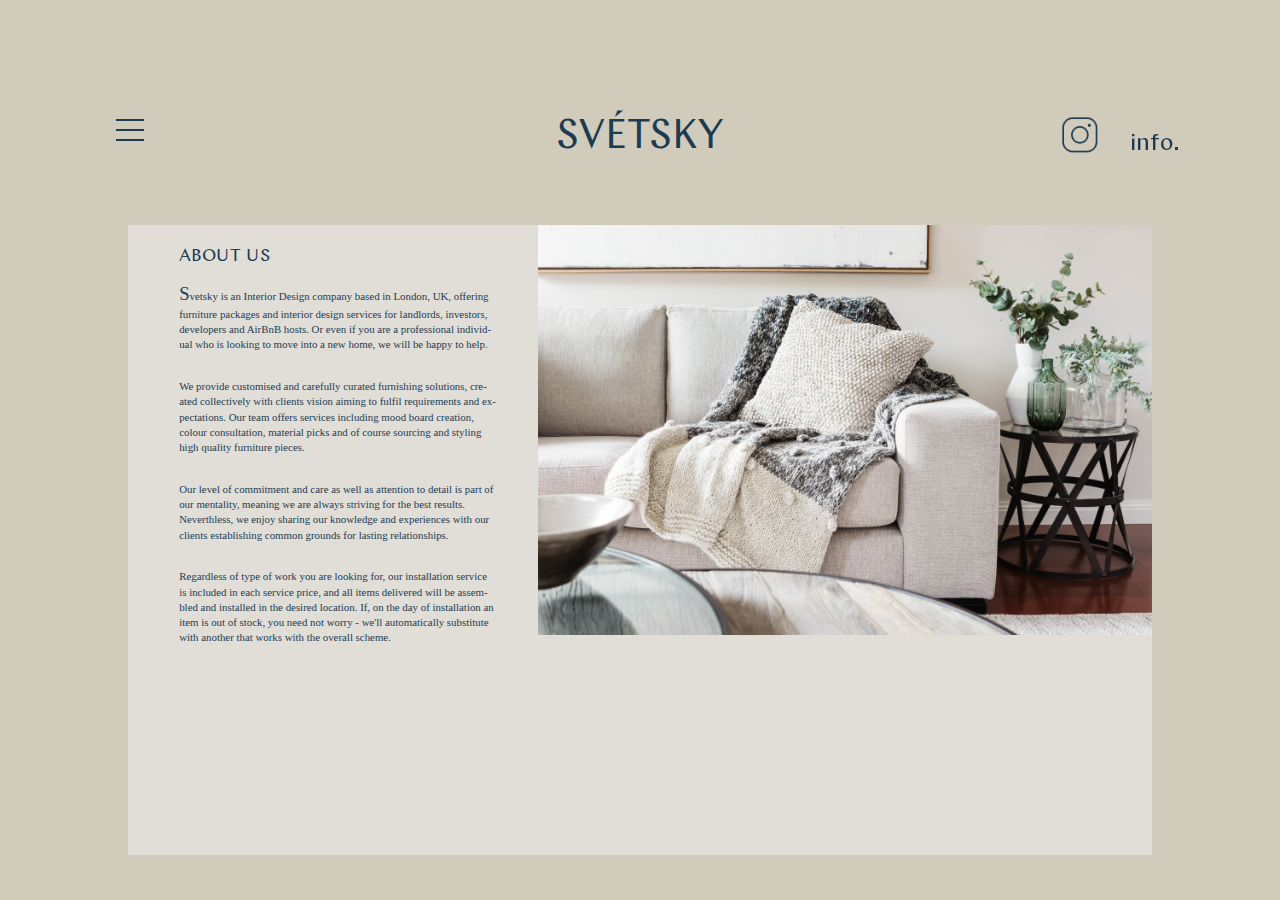
<file: about.html>
<!DOCTYPE html>
<html lang="en">
  <head>
    <!-- Global site tag (gtag.js) - Google Analytics -->
    <script
      async
      src="https://www.googletagmanager.com/gtag/js?id=UA-70615428-3"
    ></script>
    <script>
      window.dataLayer = window.dataLayer || [];
      function gtag() {
        dataLayer.push(arguments);
      }
      gtag('js', new Date());

      gtag('config', 'UA-70615428-3');
    </script>
    <meta charset="UTF-8" />
    <meta name="viewport" content="width=device-width,initial-scale=1.0" />
    <title>SVÉTSKY</title>
    <link href="css/nav.css" type="text/css" rel="stylesheet" />
    <link href="css/about.css" type="text/css" rel="stylesheet" />
    <link href="css/burger.css" type="text/css" rel="stylesheet" />
    <script src="https://ajax.googleapis.com/ajax/libs/jquery/3.3.1/jquery.min.js"></script>
    <script src="js/fitext.js"></script>
    <script src="js/fit-about.js"></script>
  </head>
  <body>
    <div class="container">
      <div class="nav-container">
        <div class="hamburger-container">
          <input class="hamburger-checkbox" type="checkbox" />
          <div class="hamburger"><div></div></div>
          <div class="menu">
            <ul>
              <li class="main-li"><a href="about.html">about us</a></li>
              <li class="main-li">
                <a href="interior.html">interior design</a>
              </li>
              <li class="first-sub-li">
                <a href="furniture.html">furniture packages</a>
              </li>
              <li class="inner-li"><a href="how.html">how it works</a></li>
              <li class="second-sub-li">
                <a href="additional.html">additional services</a>
              </li>
              <li class="inner-li">
                <a href="additional.html">window dressing</a>
              </li>
              <li class="inner-li">
                <a href="additional.html">styling and decoration</a>
              </li>
              <li class="inner-li"><a href="additional.html">upholstery</a></li>
              <li class="main-postsub-li">
                <a href="construction.html">construction & maintenance</a>
              </li>
              <li class="main-li">
                <a href="furniture.html">terms & conditions</a>
              </li>
              <li class="main-li"><a href="contact.html">get in touch</a></li>
            </ul>
          </div>
        </div>
        <a
          class="insta-link"
          href="https://www.instagram.com/capital_estate_london/"
          >Instagram Logo</a
        >
        <a class="info-link" href="contact.html">info.</a>
        <div class="title"><h1>SVÉTSKY</h1></div>
      </div>
      <div class="about-container">
        <div class="l-container">
          <div class="text">
            <h1>ABOUT US</h1>
            <p>
              <span id="span">S</span>vetsky is an Interior Design company based
              in London, UK, offering furniture packages and interior design
              services for landlords, investors, developers and AirBnB hosts. Or
              even if you are a professional individual who is looking to move
              into a new home, we will be happy to help.
            </p>
            <p>
              We provide customised and carefully curated furnishing solutions,
              created collectively with clients vision aiming to fulfil
              requirements and expectations. Our team offers services including
              mood board creation, colour consultation, material picks and of
              course sourcing and styling high quality furniture pieces.
            </p>
            <p>
              Our level of commitment and care as well as attention to detail is
              part of our mentality, meaning we are always striving for the best
              results. Neverthless, we enjoy sharing our knowledge and
              experiences with our clients establishing common grounds for
              lasting relationships.
            </p>
            <p>
              Regardless of type of work you are looking for, our installation
              service is included in each service price, and all items delivered
              will be assembled and installed in the desired location. If, on
              the day of installation an item is out of stock, you need not
              worry - we'll automatically substitute with another that works
              with the overall scheme.
            </p>
          </div>
        </div>
        <div class="r-container"><div class="about-image"></div></div>
      </div>
    </div>
  </body>
</html>
</file>
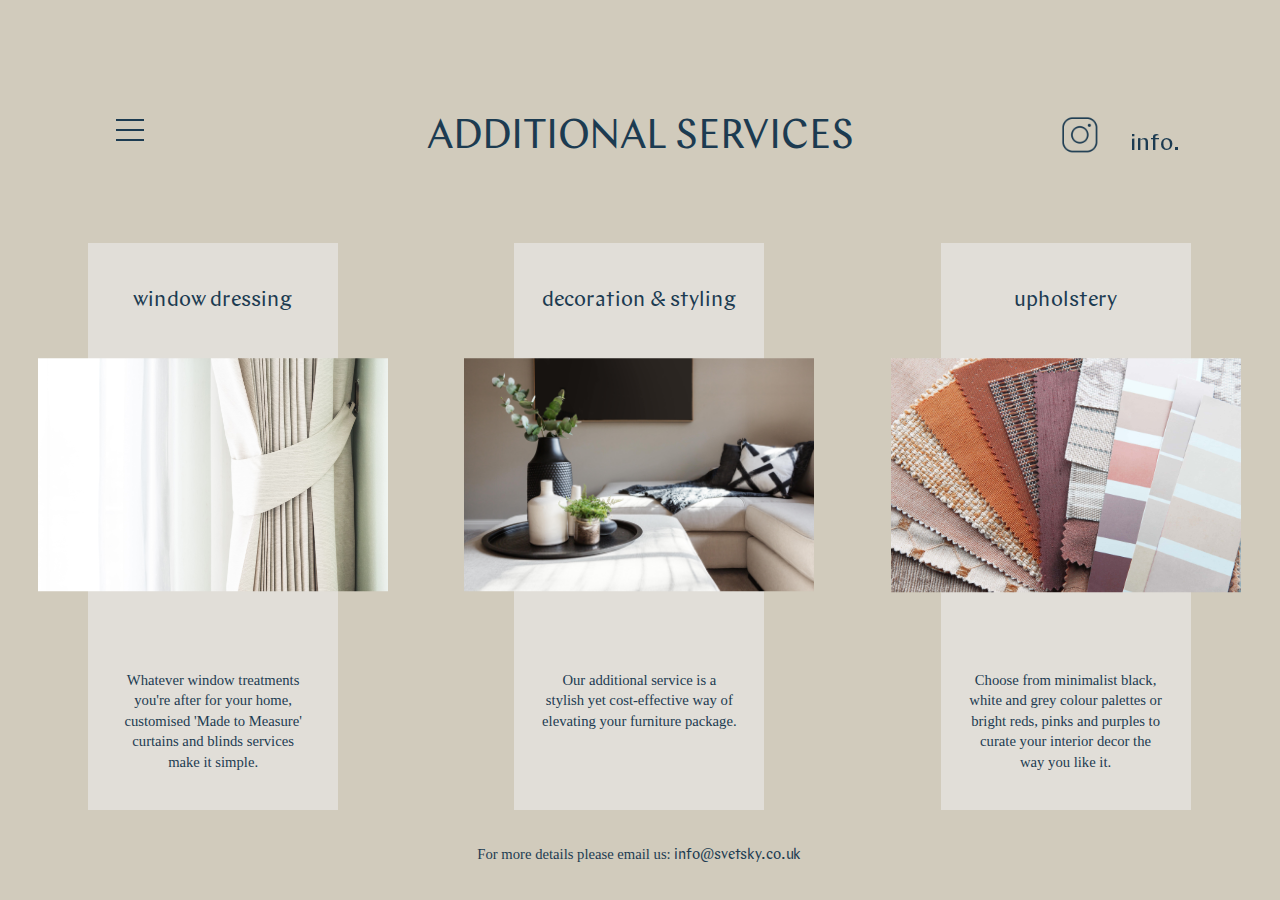
<file: additional.html>
<!DOCTYPE html>
<html lang="en">
  <head>
    <!-- Global site tag (gtag.js) - Google Analytics -->
    <script
      async
      src="https://www.googletagmanager.com/gtag/js?id=UA-70615428-3"
    ></script>
    <script>
      window.dataLayer = window.dataLayer || [];
      function gtag() {
        dataLayer.push(arguments);
      }
      gtag('js', new Date());

      gtag('config', 'UA-70615428-3');
    </script>
    <meta charset="UTF-8" />
    <meta name="viewport" content="width=device-width,initial-scale=1.0" />
    <title>SVÉTSKY</title>
    <link href="css/nav.css" type="text/css" rel="stylesheet" />
    <link href="css/additional.css" type="text/css" rel="stylesheet" />
    <link href="css/burger.css" type="text/css" rel="stylesheet" />
  </head>
  <body>
    <div class="container">
      <div class="nav-container">
        <div class="hamburger-container">
          <input class="hamburger-checkbox" type="checkbox" />
          <div class="hamburger"><div></div></div>
          <div class="menu">
            <ul>
              <li class="main-li"><a href="about.html">about us</a></li>
              <li class="main-li">
                <a href="interior.html">interior design</a>
              </li>
              <li class="first-sub-li">
                <a href="furniture.html">furniture packages</a>
              </li>
              <li class="inner-li"><a href="how.html">how it works</a></li>
              <li class="second-sub-li">
                <a href="additional.html">additional services</a>
              </li>
              <li class="inner-li">
                <a href="additional.html">window dressing</a>
              </li>
              <li class="inner-li">
                <a href="additional.html">styling and decoration</a>
              </li>
              <li class="inner-li"><a href="additional.html">upholstery</a></li>
              <li class="main-postsub-li">
                <a href="construction.html">construction & maintenance</a>
              </li>
              <li class="main-li">
                <a href="furniture.html">terms & conditions</a>
              </li>
              <li class="main-li"><a href="contact.html">get in touch</a></li>
            </ul>
          </div>
        </div>
        <a
          class="insta-link"
          href="https://www.instagram.com/capital_estate_london/"
          >Instagram Logo</a
        >
        <a class="info-link" href="contact.html">info.</a>
        <div class="title"><h1>ADDITIONAL SERVICES</h1></div>
      </div>
      <div class="other-container">
        <div class="column-container">
          <div class="column-wrapper">
            <div class="column">
              <div class="column-title">window dressing</div>
              <div class="window-image"></div>
              <div class="column-info top">
                <p>
                  Whatever window treatments you're after for your home,
                  customised 'Made to Measure' curtains and blinds services make
                  it simple.
                </p>
              </div>
            </div>
          </div>
          <div class="column-wrapper">
            <div class="column">
              <div class="column-title">decoration & styling</div>
              <div class="decoration-image"></div>
              <div class="column-info mid">
                <p>
                  Our additional service is a stylish yet cost-effective way of
                  elevating your furniture package.
                </p>
              </div>
            </div>
            <div class="mid-email">
              <p>
                For more details please email us:
                <span>info@svetsky.co.uk</span>
              </p>
            </div>
          </div>
          <div class="column-wrapper">
            <div class="column">
              <div class="column-title">upholstery</div>
              <div class="upholstery-image"></div>
              <div class="column-info bot">
                <p>
                  Choose from minimalist black, white and grey colour palettes
                  or bright reds, pinks and purples to curate your interior
                  decor the way you like it.
                </p>
              </div>
            </div>
            <div class="bot-email">
              <p>
                For more details please email us:
                <span>info@svetsky.co.uk</span>
              </p>
            </div>
          </div>
        </div>
      </div>
    </div>
  </body>
</html>
</file>
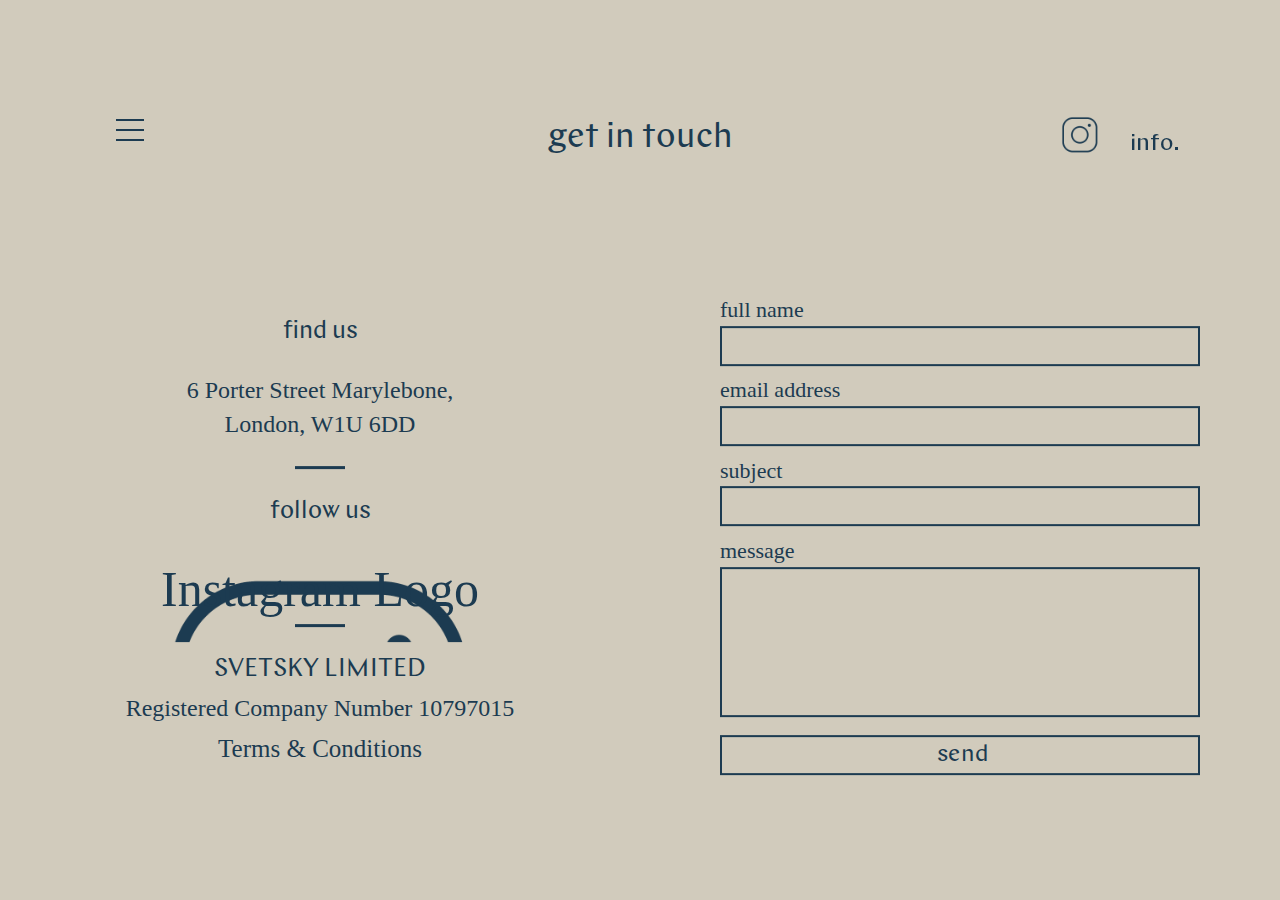
<file: contact.html>
<!DOCTYPE html>
<html lang="en">
  <head>
    <!-- Global site tag (gtag.js) - Google Analytics -->
    <script
      async
      src="https://www.googletagmanager.com/gtag/js?id=UA-70615428-3"
    ></script>
    <script>
      window.dataLayer = window.dataLayer || [];
      function gtag() {
        dataLayer.push(arguments);
      }
      gtag('js', new Date());

      gtag('config', 'UA-70615428-3');
    </script>
    <meta charset="UTF-8" />
    <meta name="viewport" content="width=device-width,initial-scale=1.0" />
    <title>SVÉTSKY</title>
    <link
      rel="stylesheet"
      href="https://use.fontawesome.com/releases/v5.6.3/css/all.css"
      integrity="sha384-UHRtZLI+pbxtHCWp1t77Bi1L4ZtiqrqD80Kn4Z8NTSRyMA2Fd33n5dQ8lWUE00s/"
      crossorigin="anonymous"
    />
    <link href="css/nav.css" type="text/css" rel="stylesheet" />
    <link href="css/contact.css" type="text/css" rel="stylesheet" />
    <link href="css/burger.css" type="text/css" rel="stylesheet" />
  </head>
  <body>
    <div class="container">
      <div class="nav-container">
        <div class="hamburger-container">
          <input class="hamburger-checkbox" type="checkbox" />
          <div class="hamburger"><div></div></div>
          <div class="menu">
            <ul>
              <li class="main-li"><a href="about.html">about us</a></li>
              <li class="main-li">
                <a href="interior.html">interior design</a>
              </li>
              <li class="first-sub-li">
                <a href="furniture.html">furniture packages</a>
              </li>
              <li class="inner-li"><a href="how.html">how it works</a></li>
              <li class="second-sub-li">
                <a href="additional.html">additional services</a>
              </li>
              <li class="inner-li">
                <a href="additional.html">window dressing</a>
              </li>
              <li class="inner-li">
                <a href="additional.html">styling and decoration</a>
              </li>
              <li class="inner-li"><a href="additional.html">upholstery</a></li>
              <li class="main-postsub-li">
                <a href="construction.html">construction & maintenance</a>
              </li>
              <li class="main-li">
                <a href="furniture.html">terms & conditions</a>
              </li>
              <li class="main-li"><a href="contact.html">get in touch</a></li>
            </ul>
          </div>
        </div>
        <a
          class="insta-link"
          href="https://www.instagram.com/capital_estate_london/"
          >Instagram Logo</a
        >
        <a class="info-link" href="contact.html">info.</a>
        <div class="title"><h1>get in touch</h1></div>
      </div>
      <div class="contact-container">
        <div class="info-container-top">
          <p class="address">find us</p>
          <p class="address-lines">6 Porter Street Marylebone,</p>
          <p class="address-bottom-line">London, W1U 6DD</p>
          <p class="line"></p>
          <p class="follow">follow us</p>
          <div class="icons">
            <span
              ><a
                class="on-fbook-link"
                href="https://www.instagram.com/capital_estate_london/"
                ><i class="fab fa-facebook-square"></i></a
            ></span>
            <span
              ><a
                class="fab on-insta-link"
                href="https://www.instagram.com/capital_estate_london/"
                >Instagram Logo</a
              ></span
            >
            <span
              ><a
                class="on-pint-link"
                href="https://www.instagram.com/capital_estate_london/"
                ><i class="fab fa-pinterest-square"></i></a
            ></span>
          </div>
          <p class="line"></p>
          <p class="name">SVETSKY LIMITED</p>
          <p class="reg-number">Registered Company Number 10797015</p>
          <p class="tc"><a href="about.html">Terms & Conditions</a></p>
        </div>
        <div class="form-container">
          <div class="contact-form">
            <form action="//formspree.io/arcijs95@gmail.com" method="POST">
              <div class="email-info">
                <input
                  type="hidden"
                  name="_next"
                  value="http://127.0.0.1:5500/contact.html"
                />
                <label
                  >full name<input class="text-field" type="text" name="name"
                /></label>
                <label
                  >email address<input
                    class="text-field"
                    type="email"
                    name="_replyto"
                /></label>
                <label
                  >subject<input class="text-field" type="text" name="_subject"
                /></label>
                <label>message<textarea name="message"></textarea></label>
                <input class="send" type="submit" value="send" />
              </div>
            </form>
          </div>
        </div>
        <div class="info-container-bottom">
          <p class="address">find us</p>
          <p class="address-lines">6 Porter Street Marylebone,</p>
          <p class="address-bottom-line">London, W1U 6DD</p>
          <p class="line"></p>
          <p class="follow">follow us</p>
          <div class="icons">
            <span
              ><a
                class="on-fbook-link"
                href="https://www.instagram.com/capital_estate_london/"
                ><i class="fab fa-facebook-square"></i></a
            ></span>
            <span
              ><a
                class="fab on-insta-link"
                href="https://www.instagram.com/capital_estate_london/"
                >Instagram Logo</a
              ></span
            >
            <span
              ><a
                class="on-pint-link"
                href="https://www.instagram.com/capital_estate_london/"
                ><i class="fab fa-pinterest-square"></i></a
            ></span>
          </div>
          <p class="line"></p>
          <p class="name">SVETSKY LIMITED</p>
          <p class="reg-number">Registered Company Number 10797015</p>
          <p class="tc"><a href="about.html">Terms & Conditions</a></p>
        </div>
      </div>
    </div>
  </body>
</html>
</file>
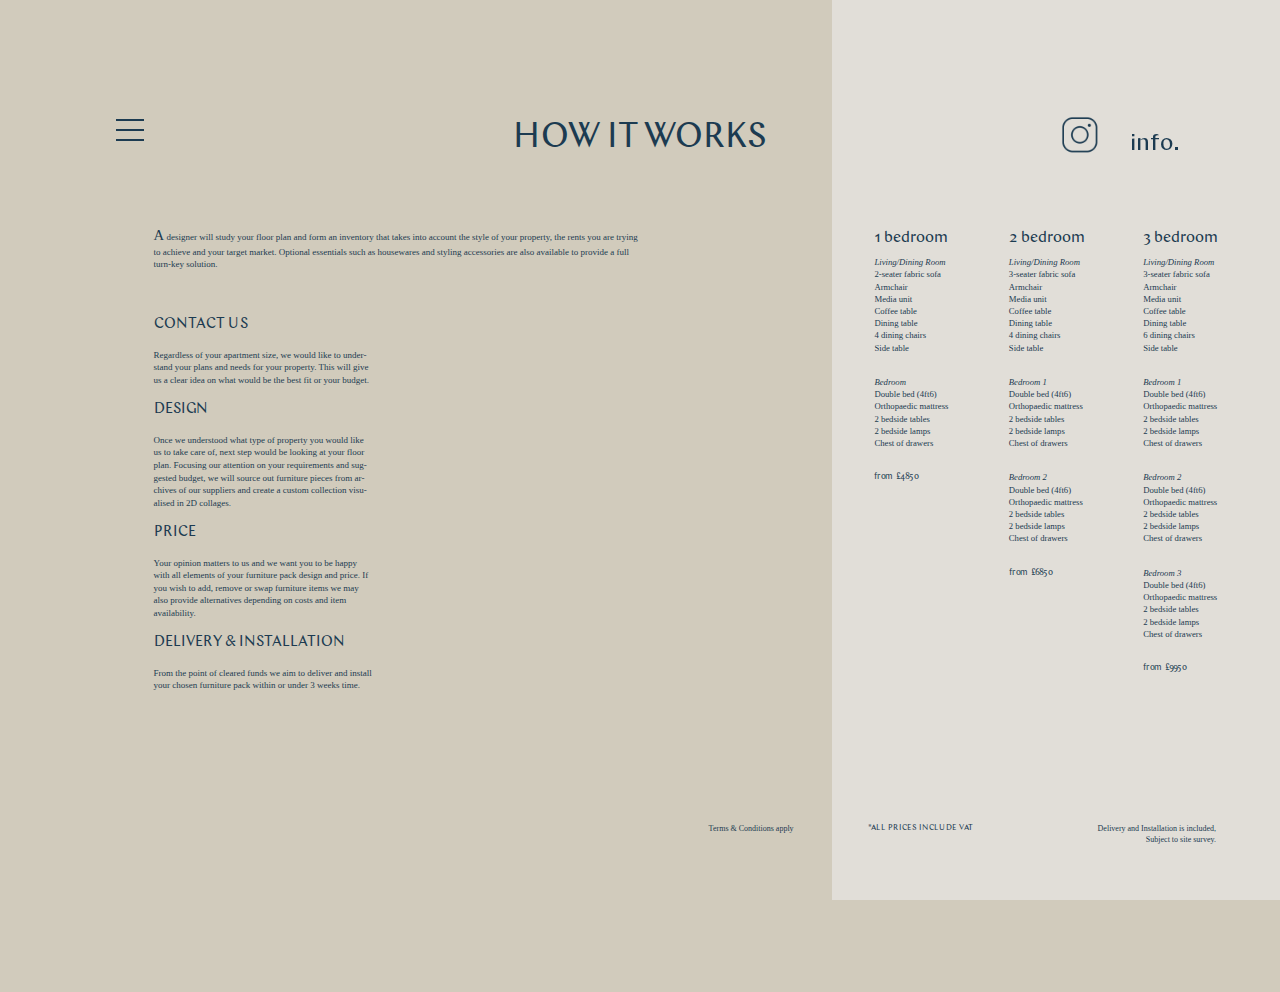
<file: how.html>
<!DOCTYPE html>
<html lang="en">
  <head>
    <!-- Global site tag (gtag.js) - Google Analytics -->
    <script
      async
      src="https://www.googletagmanager.com/gtag/js?id=UA-70615428-3"
    ></script>
    <script>
      window.dataLayer = window.dataLayer || [];
      function gtag() {
        dataLayer.push(arguments);
      }
      gtag('js', new Date());

      gtag('config', 'UA-70615428-3');
    </script>
    <meta charset="UTF-8" />
    <meta name="viewport" content="width=device-width,initial-scale=1.0" />
    <title>SVÉTSKY</title>
    <link
      rel="stylesheet"
      href="https://use.fontawesome.com/releases/v5.6.3/css/all.css"
      integrity="sha384-UHRtZLI+pbxtHCWp1t77Bi1L4ZtiqrqD80Kn4Z8NTSRyMA2Fd33n5dQ8lWUE00s/"
      crossorigin="anonymous"
    />
    <link href="css/nav.css" type="text/css" rel="stylesheet" />
    <link href="css/how.css" type="text/css" rel="stylesheet" />
    <link href="css/burger.css" type="text/css" rel="stylesheet" />
    <script src="https://ajax.googleapis.com/ajax/libs/jquery/3.3.1/jquery.min.js"></script>
    <script src="js/fitext.js"></script>
    <script src="js/fit-how.js"></script>
  </head>
  <body>
    <div class="container">
      <div class="nav-container">
        <div class="hamburger-container">
          <input class="hamburger-checkbox" type="checkbox" />
          <div class="hamburger"><div></div></div>
          <div class="menu">
            <ul>
              <li class="main-li"><a href="about.html">about us</a></li>
              <li class="main-li">
                <a href="interior.html">interior design</a>
              </li>
              <li class="first-sub-li">
                <a href="furniture.html">furniture packages</a>
              </li>
              <li class="inner-li"><a href="how.html">how it works</a></li>
              <li class="second-sub-li">
                <a href="additional.html">additional services</a>
              </li>
              <li class="inner-li">
                <a href="additional.html">window dressing</a>
              </li>
              <li class="inner-li">
                <a href="additional.html">styling and decoration</a>
              </li>
              <li class="inner-li"><a href="additional.html">upholstery</a></li>
              <li class="main-postsub-li">
                <a href="construction.html">construction & maintenance</a>
              </li>
              <li class="main-li">
                <a href="furniture.html">terms & conditions</a>
              </li>
              <li class="main-li"><a href="contact.html">get in touch</a></li>
            </ul>
          </div>
        </div>
        <a
          class="insta-link"
          href="https://www.instagram.com/capital_estate_london/"
          >Instagram Logo</a
        >
        <a class="info-link" href="contact.html">info.</a>
        <div class="title"><h1>HOW IT WORKS</h1></div>
      </div>
      <div class="preload-images"></div>
      <div class="how-container">
        <a class="arrow-link" href="furniture.html"
          ><i class="fas fa-chevron-left"></i
        ></a>
        <div class="l-container">
          <div class="l-top-container">
            <p>
              <span>A</span> designer will study your floor plan and form an
              inventory that takes into account the style of your property, the
              rents you are trying to achieve and your target market. Optional
              essentials such as housewares and styling accessories are also
              available to provide a full turn-key solution.
            </p>
          </div>
          <div class="l-top-container-800">
            <p>
              <span>A</span> designer will study your floor plan and form an
              inventory that takes into account the style of your property, the
              rents you are trying to achieve and your target market. Optional
              essentials such as housewares and styling accessories are also
              available to provide a full turn-key solution.
            </p>
          </div>
          <div class="l-bot-container">
            <div class="l-bot-l-container">
              <h1>CONTACT US</h1>
              <p>
                Regardless of your apartment size, we would like to understand
                your plans and needs for your property. This will give us a
                clear idea on what would be the best fit or your budget.
              </p>
              <h1>DESIGN</h1>
              <p>
                Once we understood what type of property you would like us to
                take care of, next step would be looking at your floor plan.
                Focusing our attention on your requirements and suggested
                budget, we will source out furniture pieces from archives of our
                suppliers and create a custom collection visualised in 2D
                collages.
              </p>
              <h1>PRICE</h1>
              <p>
                Your opinion matters to us and we want you to be happy with all
                elements of your furniture pack design and price. If you wish to
                add, remove or swap furniture items we may also provide
                alternatives depending on costs and item availability.
              </p>
              <h1>DELIVERY & INSTALLATION</h1>
              <p>
                From the point of cleared funds we aim to deliver and install
                your chosen furniture pack within or under 3 weeks time.
              </p>
            </div>
            <div class="l-bot-r-container"><div class="floor-image"></div></div>
          </div>
          <div class="l-bot-container-800">
            <div class="l-bot-l-container">
              <h1>CONTACT US</h1>
              <p>
                Regardless of your apartment size, we would like to understand
                your plans and needs for your property. This will give us a
                clear idea on what would be the best fit or your budget.
              </p>
              <h1>DESIGN</h1>
              <p>
                Once we understood what type of property you would like us to
                take care of, next step would be looking at your floor plan.
                Focusing our attention on your requirements and suggested
                budget, we will source out furniture pieces from archives of our
                suppliers and create a custom collection visualised in 2D
                collages.
              </p>
              <h1>PRICE</h1>
              <p>
                Your opinion matters to us and we want you to be happy with all
                elements of your furniture pack design and price. If you wish to
                add, remove or swap furniture items we may also provide
                alternatives depending on costs and item availability.
              </p>
              <h1>DELIVERY & INSTALLATION</h1>
              <p>
                From the point of cleared funds we aim to deliver and install
                your chosen furniture pack within or under 3 weeks time.
              </p>
            </div>
            <div class="l-bot-r-container"><div class="floor-image"></div></div>
          </div>
        </div>
        <div class="r-container">
          <div class="r-top-container">
            <div class="r-column-container">
              <div class="r-column">
                <h1>1 bedroom</h1>
                <div class="livingroom">
                  <p class="italic">Living/Dining Room</p>
                  <p>2-seater fabric sofa</p>
                  <p>Armchair</p>
                  <p>Media unit</p>
                  <p>Coffee table</p>
                  <p>Dining table</p>
                  <p>4 dining chairs</p>
                  <p>Side table</p>
                </div>
                <br />
                <div class="bedroom">
                  <p class="italic">Bedroom</p>
                  <p>Double bed (4ft6)</p>
                  <p>Orthopaedic mattress</p>
                  <p>2 bedside tables</p>
                  <p>2 bedside lamps</p>
                  <p>Chest of drawers</p>
                </div>
                <br />
                <div class="price"><p>from £4850</p></div>
              </div>
              <div class="r-column">
                <h1>2 bedroom</h1>
                <div class="livingroom">
                  <p class="italic">Living/Dining Room</p>
                  <p>3-seater fabric sofa</p>
                  <p>Armchair</p>
                  <p>Media unit</p>
                  <p>Coffee table</p>
                  <p>Dining table</p>
                  <p>4 dining chairs</p>
                  <p>Side table</p>
                </div>
                <br />
                <div class="bedroom">
                  <p class="italic">Bedroom 1</p>
                  <p>Double bed (4ft6)</p>
                  <p>Orthopaedic mattress</p>
                  <p>2 bedside tables</p>
                  <p>2 bedside lamps</p>
                  <p>Chest of drawers</p>
                </div>
                <br />
                <div class="bedroom">
                  <p class="italic">Bedroom 2</p>
                  <p>Double bed (4ft6)</p>
                  <p>Orthopaedic mattress</p>
                  <p>2 bedside tables</p>
                  <p>2 bedside lamps</p>
                  <p>Chest of drawers</p>
                </div>
                <br />
                <div class="price"><p>from £6850</p></div>
              </div>
              <div class="r-column">
                <h1>3 bedroom</h1>
                <div class="livingroom">
                  <p class="italic">Living/Dining Room</p>
                  <p>3-seater fabric sofa</p>
                  <p>Armchair</p>
                  <p>Media unit</p>
                  <p>Coffee table</p>
                  <p>Dining table</p>
                  <p>6 dining chairs</p>
                  <p>Side table</p>
                </div>
                <br />
                <div class="bedroom">
                  <p class="italic">Bedroom 1</p>
                  <p>Double bed (4ft6)</p>
                  <p>Orthopaedic mattress</p>
                  <p>2 bedside tables</p>
                  <p>2 bedside lamps</p>
                  <p>Chest of drawers</p>
                </div>
                <br />
                <div class="bedroom">
                  <p class="italic">Bedroom 2</p>
                  <p>Double bed (4ft6)</p>
                  <p>Orthopaedic mattress</p>
                  <p>2 bedside tables</p>
                  <p>2 bedside lamps</p>
                  <p>Chest of drawers</p>
                </div>
                <br />
                <div class="bedroom">
                  <p class="italic">Bedroom 3</p>
                  <p>Double bed (4ft6)</p>
                  <p>Orthopaedic mattress</p>
                  <p>2 bedside tables</p>
                  <p>2 bedside lamps</p>
                  <p>Chest of drawers</p>
                </div>
                <br />
                <div class="price"><p>from £9950</p></div>
              </div>
            </div>
          </div>
          <div class="r-bot-container">
            <div class="r-bot-outside">
              <br class="not-mobile" />
              <p>Terms & Conditions apply</p>
            </div>
            <div class="r-bot-l">
              <br class="not-mobile" />
              <h1>*ALL PRICES INCLUDE VAT</h1>
            </div>
            <div class="r-bot-r">
              <p>Delivery and Installation is included,</p>
              <p>Subject to site survey.</p>
            </div>
          </div>
        </div>
      </div>
    </div>
  </body>
</html>
</file>
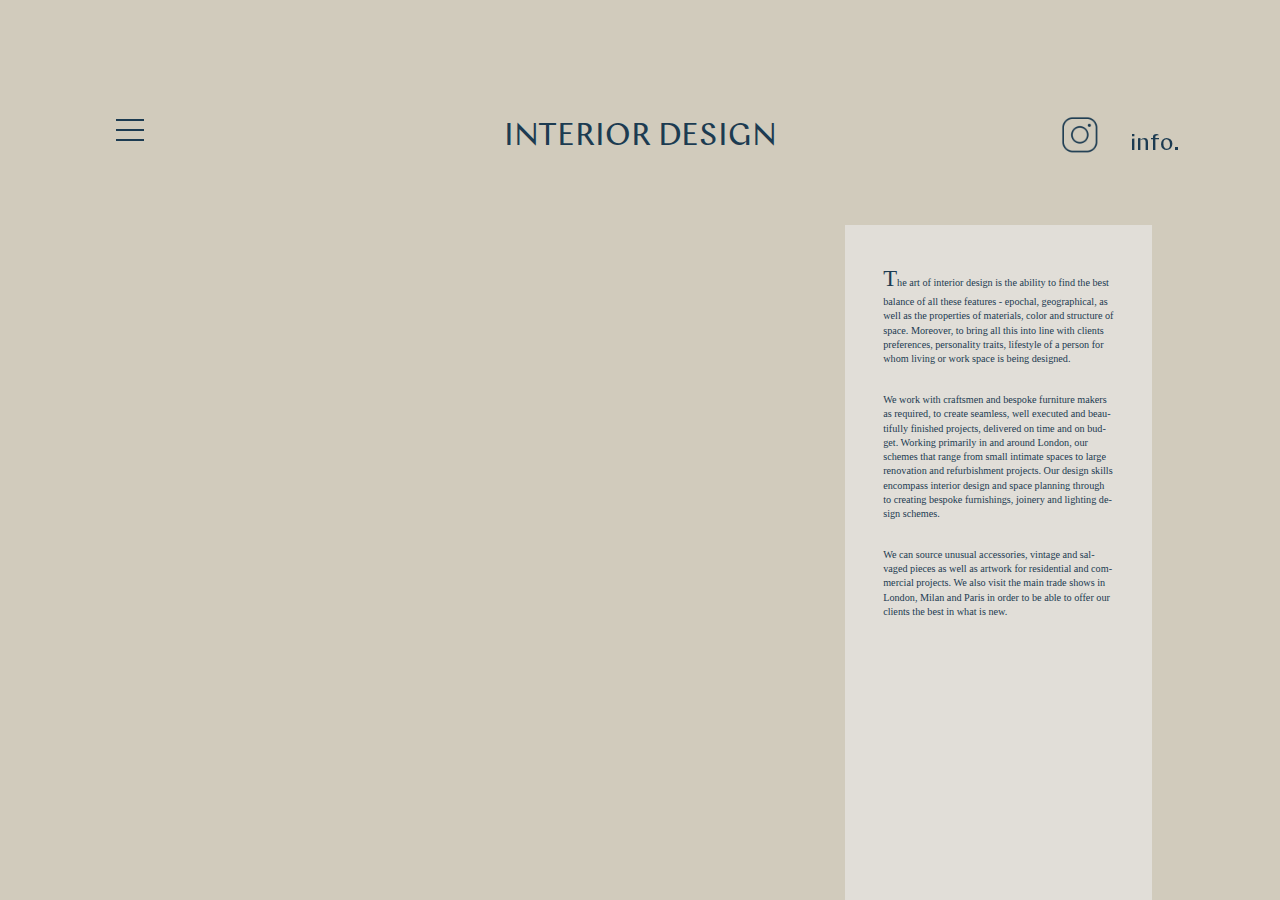
<file: interior.html>
<!DOCTYPE html>
<html lang="en">
  <head>
    <!-- Global site tag (gtag.js) - Google Analytics -->
    <script
      async
      src="https://www.googletagmanager.com/gtag/js?id=UA-70615428-3"
    ></script>
    <script>
      window.dataLayer = window.dataLayer || [];
      function gtag() {
        dataLayer.push(arguments);
      }
      gtag('js', new Date());

      gtag('config', 'UA-70615428-3');
    </script>
    <meta charset="UTF-8" />
    <meta name="viewport" content="width=device-width,initial-scale=1.0" />
    <title>SVÉTSKY</title>
    <link href="css/nav.css" type="text/css" rel="stylesheet" />
    <link href="css/interior.css" type="text/css" rel="stylesheet" />
    <link href="css/burger.css" type="text/css" rel="stylesheet" />
    <script src="https://ajax.googleapis.com/ajax/libs/jquery/3.3.1/jquery.min.js"></script>
    <script src="js/fitext.js"></script>
    <script src="js/fit-interior.js"></script>
  </head>
  <body>
    <div class="container">
      <div class="nav-container">
        <div class="hamburger-container">
          <input class="hamburger-checkbox" type="checkbox" />
          <div class="hamburger"><div></div></div>
          <div class="menu">
            <ul>
              <li class="main-li"><a href="about.html">about us</a></li>
              <li class="main-li">
                <a href="interior.html">interior design</a>
              </li>
              <li class="first-sub-li">
                <a href="furniture.html">furniture packages</a>
              </li>
              <li class="inner-li"><a href="how.html">how it works</a></li>
              <li class="second-sub-li">
                <a href="additional.html">additional services</a>
              </li>
              <li class="inner-li">
                <a href="additional.html">window dressing</a>
              </li>
              <li class="inner-li">
                <a href="additional.html">styling and decoration</a>
              </li>
              <li class="inner-li"><a href="additional.html">upholstery</a></li>
              <li class="main-postsub-li">
                <a href="construction.html">construction & maintenance</a>
              </li>
              <li class="main-li">
                <a href="furniture.html">terms & conditions</a>
              </li>
              <li class="main-li"><a href="contact.html">get in touch</a></li>
            </ul>
          </div>
        </div>
        <a
          class="insta-link"
          href="https://www.instagram.com/capital_estate_london/"
          >Instagram Logo</a
        >
        <a class="info-link" href="contact.html">info.</a>
        <div class="title"><h1>INTERIOR DESIGN</h1></div>
      </div>
      <div class="interior-container">
        <div class="preload-images"></div>
        <div class="l-container"><div class="interior-image"></div></div>
        <div class="r-container">
          <div class="text">
            <p>
              <span>T</span>he art of interior design is the ability to find the
              best balance of all these features - epochal, geographical, as
              well as the properties of materials, color and structure of space.
              Moreover, to bring all this into line with clients preferences,
              personality traits, lifestyle of a person for whom living or work
              space is being designed.
            </p>
            <p>
              We work with craftsmen and bespoke furniture makers as required,
              to create seamless, well executed and beautifully finished
              projects, delivered on time and on budget. Working primarily in
              and around London, our schemes that range from small intimate
              spaces to large renovation and refurbishment projects. Our design
              skills encompass interior design and space planning through to
              creating bespoke furnishings, joinery and lighting design schemes.
            </p>
            <p>
              We can source unusual accessories, vintage and salvaged pieces as
              well as artwork for residential and commercial projects. We also
              visit the main trade shows in London, Milan and Paris in order to
              be able to offer our clients the best in what is new.
            </p>
          </div>
        </div>
      </div>
    </div>
  </body>
</html>
</file>
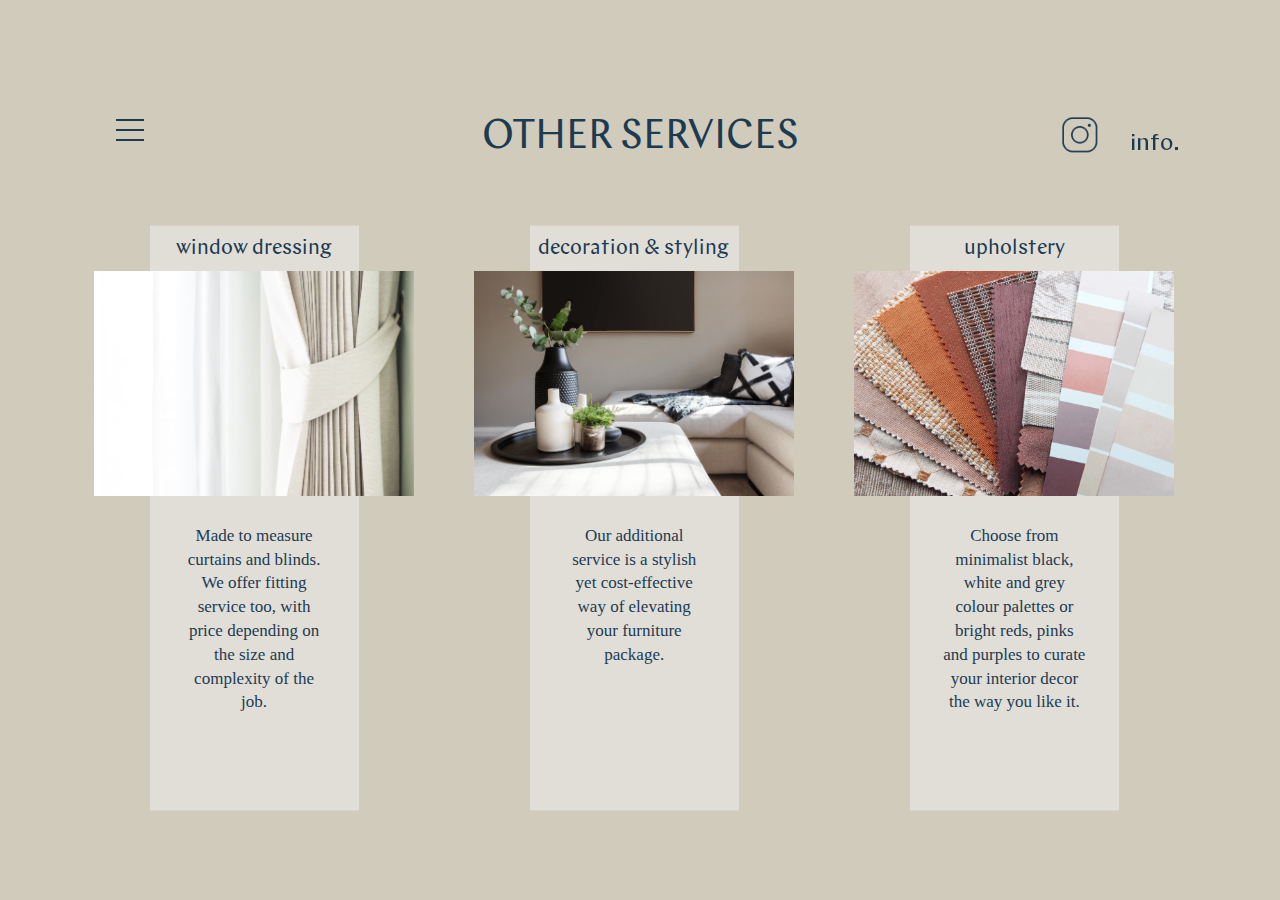
<file: other.html>
<!DOCTYPE html>
<html lang="en">
  <head>
    <meta charset="UTF-8" />
    <meta name="viewport" content="width=device-width,initial-scale=1.0" />
    <title>SVETSKY</title>
    <link href="css/nav.css" type="text/css" rel="stylesheet" />
    <link href="css/other.css" type="text/css" rel="stylesheet" />
    <link href="css/burger.css" type="text/css" rel="stylesheet" />
  </head>
  <body>
    <div class="container">
      <div class="nav-container">
        <div class="hamburger-container">
          <input class="hamburger-checkbox" type="checkbox" />
          <div class="hamburger"><div></div></div>
          <div class="menu">
            <ul>
              <li class="main-li"><a href="about.html">about us</a></li>
              <li class="main-li">
                <a href="interior.html">interior design</a>
              </li>
              <li class="first-sub-li">
                <a href="furniture.html">furniture packages</a>
              </li>
              <li class="inner-li"><a href="how.html">how it works</a></li>
              <li class="second-sub-li">
                <a href="other.html">other services</a>
              </li>
              <li class="inner-li"><a href="other.html">window dressing</a></li>
              <li class="inner-li">
                <a href="other.html">styling and decoration</a>
              </li>
              <li class="inner-li"><a href="other.html">upholstery</a></li>
              <li class="main-postsub-li">
                <a href="construction.html">construction & maintenance</a>
              </li>
              <li class="main-li">
                <a href="furniture.html">terms & conditions</a>
              </li>
              <li class="main-li"><a href="contact.html">get in touch</a></li>
            </ul>
          </div>
        </div>
        <a
          class="insta-link"
          href="https://www.instagram.com/capital_estate_london/"
          >Instagram Logo</a
        >
        <a class="info-link" href="contact.html">info.</a>
        <div class="title"><h1>OTHER SERVICES</h1></div>
      </div>
      <div class="other-container">
        <div class="column-container">
          <div class="column-wrapper">
            <div class="column">
              <div class="column-title">window dressing</div>
              <div class="window-image"></div>
              <div class="column-info top">
                <p>
                  Made to measure curtains and blinds. We offer fitting service
                  too, with price depending on the size and complexity of the
                  job.
                </p>
              </div>
            </div>
          </div>
          <div class="column-wrapper">
            <div class="column">
              <div class="column-title">decoration & styling</div>
              <div class="decoration-image"></div>
              <div class="column-info mid">
                <p>
                  Our additional service is a stylish yet cost-effective way of
                  elevating your furniture package.
                </p>
              </div>
            </div>
          </div>
          <div class="column-wrapper">
            <div class="column">
              <div class="column-title">upholstery</div>
              <div class="upholstery-image"></div>
              <div class="column-info bot">
                <p>
                  Choose from minimalist black, white and grey colour palettes
                  or bright reds, pinks and purples to curate your interior
                  decor the way you like it.
                </p>
              </div>
            </div>
          </div>
        </div>
      </div>
    </div>
  </body>
</html>
</file>
<file: css/nav.css>
@font-face {
  font-family: 'Chap';
  src: url('fonts/Chap-Regular.eot');
  src: url('fonts/Chap-Regular.eot?#iefix') format('embedded-opentype'),
    url('fonts/Chap-Regular.woff2') format('woff2'),
    url('fonts/Chap-Regular.woff') format('woff'),
    url('fonts/Chap-Regular.ttf') format('truetype'),
    url('fonts/Chap-Regular.otf') format('opentype'),
    url('fonts/Chap-Regular.svg#Chap-Regular') format('svg');
  font-weight: normal;
  font-style: normal;
}
.title {
  position: absolute;
  top: 110px;
  height: 65px;
  width: 100%;
  text-align: center;
  z-index: 1;
}
.title h1 {
  font-family: 'Chap', Arial, sans-serif;
  color: #1c3b51;
  font-weight: normal;
  font-style: normal;
  font-size: 30pt;
}
.insta-link {
  background-image: url('../assets/insta.png');
  display: block;
  background-size: cover;
  width: 2.5rem;
  height: 2.5rem;
  text-indent: -9999px;
  position: fixed;
  top: 115px;
  right: 180px;
  z-index: 2;
}
.info-link {
  font-family: 'Chap', Arial, sans-serif;
  color: #1c3b51;
  font-weight: normal;
  font-style: normal;
  font-size: 1.5rem;
  display: block;
  padding-top: 18px;
  position: fixed;
  top: 110px;
  right: 100px;
  z-index: 2;
}
@media only screen and (max-width: 1024px) {
  .title {
    position: fixed;
    top: 0;
    height: 85px;
    background-color: rgb(209, 203, 188);
  }
  .title h1 {
    transform: translate(0, 30.5px);
    -webkit-transform: translate(0, 30.5px);
  }
  .insta-link {
    height: 40px;
    width: 40px;
    top: 36px;
    right: 25px;
  }
  .info-link {
    display: none;
  }
}
@media only screen and (max-width: 800px) {
  .title h1 {
    font-size: 26pt;
  }
  .insta-link {
    height: 39px;
    width: 39px;
    top: 35px;
    right: 37.5px;
  }
  .info-link {
    display: none;
  }
}
@media only screen and (max-width: 600px) {
  .insta-link {
    top: 35px;
    right: 25px;
  }
  .title h1 {
    padding: 0 10% 0 10%;
  }
}
@media only screen and (max-width: 420px) {
  .insta-link {
    height: 37px;
    width: 37px;
    top: 34px;
    right: 10px;
  }
  .title h1 {
    font-size: 28pt;
    padding: 0 10% 0 10%;
    transform: translate(0, 21.5px);
    -webkit-transform: translate(0, 21.5px);
  }
}
</file>
<file: css/about.css>
@font-face {
  font-family: 'Chap';
  src: url('fonts/Chap-Regular.eot');
  src: url('fonts/Chap-Regular.eot?#iefix') format('embedded-opentype'),
    url('fonts/Chap-Regular.woff2') format('woff2'),
    url('fonts/Chap-Regular.woff') format('woff'),
    url('fonts/Chap-Regular.ttf') format('truetype'),
    url('fonts/Chap-Regular.otf') format('opentype'),
    url('fonts/Chap-Regular.svg#Chap-Regular') format('svg');
  font-weight: normal;
  font-style: normal;
}
@-webkit-keyframes fadeIn {
  0% {
    opacity: 0;
  }
  25% {
    opacity: 0;
  }
  50% {
    opacity: 0;
  }
  75% {
    opacity: 0;
  }
  100% {
    opacity: 1;
  }
}
@keyframes fadeIn {
  0% {
    opacity: 0;
  }
  25% {
    opacity: 0;
  }
  50% {
    opacity: 0;
  }
  75% {
    opacity: 0;
  }
  100% {
    opacity: 1;
  }
}
* {
  box-sizing: border-box;
  margin: 0;
  padding: 0;
}
body {
  line-height: 1.4;
  background-color: rgb(209, 203, 188);
}
a {
  color: #1c3b51;
  text-decoration: none;
}
p {
  color: #1c3b51;
  font-family: 'Times New Roman', Times, serif;
  font-size: 14pt;
  margin-bottom: 20pt;
}
h1 {
  font-family: 'Chap', Arial, sans-serif;
  color: #1c3b51;
  font-weight: normal;
  font-style: normal;
  font-size: 24pt;
  margin-bottom: 20pt;
}
span {
  font-size: 24pt;
}
.about-container {
  background-color: rgb(225, 222, 216);
  position: absolute;
  top: 240px;
  bottom: 10%;
  left: 50%;
  transform: translateX(-50%);
  -webkit-transform: translateX(-50%);
  width: 80vw;
  display: flex;
  animation: fadeIn 1s ease-in-out;
}
.l-container {
  width: 35%;
}
.r-container {
  width: 65%;
}
.text {
  padding: 10% 10% 0% 12.5%;
  word-break: normal;
  hyphens: auto;
}
.about-image {
  background-image: url('../assets/about-bg.jpg');
  background-size: 100%;
  background-repeat: no-repeat;
  width: 100%;
  height: 100%;
}
@media only screen and (max-width: 1920px) {
  .about-container {
    bottom: 9%;
  }
  .l-container {
    width: 40%;
  }
  .r-container {
    width: 60%;
  }
  .l-container span {
    font-size: 20pt;
  }
}
@media only screen and (max-width: 1600px) {
  .about-container {
    bottom: 7.5%;
  }
  .l-container h1 {
    margin-bottom: 10px;
  }
  .text {
    padding: 5% 10% 0% 12.5%;
  }
  .l-container span {
    font-size: 18pt;
  }
}
@media only screen and (max-width: 1440px) {
  h1 {
    margin-bottom: 5pt;
  }
  .text {
    padding: 5% 10% 0 12.5%;
  }
}
@media only screen and (max-width: 1366px) {
  .about-container {
    top: 25%;
    bottom: 5%;
  }
  .l-container span {
    font-size: 14pt;
  }
}
@media only screen and (max-width: 1024px) {
  .about-container {
    top: 15%;
    width: 90vw;
  }
}
@media only screen and (max-width: 800px) {
  .about-container {
    display: block;
    top: 10%;
  }
  .l-container {
    width: 100%;
    top: 40vh;
    position: absolute;
    background-color: rgb(225, 222, 216);
  }
  .r-container {
    width: 100%;
    height: 40vh;
    position: absolute;
  }
  .l-container span {
    font-size: 25pt;
  }
}
@media only screen and (max-width: 736px) {
  .about-container {
    height: 150%;
  }
  .l-container {
    top: 52vh;
  }
  .r-container {
    height: 60vh;
  }
}
@media only screen and (max-width: 600px) {
  .about-container {
    height: 80%;
  }
  .l-container {
    top: 36vh;
  }
  .r-container {
    height: 60vh;
  }
}
@media only screen and (max-width: 420px) {
  .l-container span {
    font-size: 15pt;
  }
  .title h1 {
    font-size: 22pt;
    padding-top: 10px;
  }
  .about-container {
    height: 105%;
  }
  .r-container {
    height: 40vh;
  }
  .text {
    padding: 5% 10% 7.5% 12.5%;
  }
}
@media only screen and (max-width: 320px) {
  .about-container {
    height: 130%;
  }
  .text {
    padding: 10% 10% 7.5% 12.5%;
  }
}
</file>
<file: css/burger.css>
@-webkit-keyframes slideIn {
  0% {
    opacity: 0;
    -webkit-transform: translateX(0px);
    transform: translateX(0px);
  }
  100% {
    opacity: 1;
    -webkit-transform: translateX(500px);
    transform: translateX(500px);
  }
}
@keyframes slideIn {
  0% {
    opacity: 0;
    -webkit-transform: translateX(0px);
    transform: translateX(0px);
  }
  100% {
    opacity: 1;
    -webkit-transform: translateX(500px);
    transform: translateX(500px);
  }
}
@-webkit-keyframes slideInMenu {
  0% {
    opacity: 0;
    -webkit-transform: translateX(-500px);
    transform: translateX(-500px);
  }
  100% {
    opacity: 1;
    -webkit-transform: translateX(0px);
    transform: translateX(0px);
  }
}
@keyframes slideInMenu {
  0% {
    opacity: 0;
    -webkit-transform: translateX(-500px);
    transform: translateX(-500px);
  }
  100% {
    opacity: 1;
    -webkit-transform: translateX(0px);
    transform: translateX(0px);
  }
}
/* -----------------------Burger Animation---------------------- */
.hamburger-container {
  position: fixed;
  top: 100px;
  left: 100px;
  z-index: 2;
}
.hamburger-container .hamburger-checkbox {
  position: absolute;
  top: 0;
  left: 0;
  z-index: 2;
  cursor: pointer;
  width: 60px;
  height: 60px;
  opacity: 0;
}
.hamburger-container .hamburger-checkbox:checked + .hamburger > div {
  transform: rotate(135deg);
  -webkit-transform: rotate(135deg);
}
.hamburger-container .hamburger-checkbox:checked + .hamburger > div:before,
.hamburger-container .hamburger-checkbox:checked + .hamburger > div:after {
  top: 0;
  transform: rotate(90deg);
  -webkit-transform: rotate(90deg);
}
.hamburger-container .hamburger-checkbox:checked + .hamburger > div:after {
  opacity: 0;
}
.hamburger-container .hamburger-checkbox:checked {
  pointer-events: auto;
  visibility: visible;
}
.hamburger-container .hamburger-checkbox:checked {
  transform: scale(1);
  -webkit-transform: scale(1);
  transition-duration: 0.75s;
  -webkit-transition-duration: 0.75s;
}
.hamburger-container .hamburger-checkbox:checked > div {
  opacity: 1;
  transition: opacity 0.4s ease 0.4s;
  -webkit-transition: opacity 0.4s ease 0.4s;
}
.hamburger-container .hamburger-checkbox:checked:hover + .hamburger > div {
  transform: rotate(225deg);
  -webkit-transform: rotate(225deg);
}
.hamburger-container .hamburger {
  position: absolute;
  top: 0;
  left: 0;
  z-index: 1;
  width: 60px;
  height: 60px;
  padding: 0.5em 1em;
  border-radius: 0 0.12em 0.12em 0;
  cursor: pointer;
  display: flex;
  align-items: center;
  justify-content: center;
  backface-visibility: hidden;
  -webkit-backface-visibility: hidden;
  transition: box-shadow 0.4s ease;
  -webkit-transition: box-shadow 0.4s ease;
}
.hamburger-container .hamburger > div {
  position: relative;
  flex: none;
  width: 100%;
  height: 2px;
  background: #1c3b51;
  display: flex;
  align-items: center;
  justify-content: center;
  transition: all 0.4s ease;
  -webkit-transition: all 0.4s ease;
}
.hamburger-container .hamburger > div:before,
.hamburger-container .hamburger > div:after {
  content: '';
  position: absolute;
  z-index: 1;
  top: -10px;
  left: 0;
  width: 100%;
  height: 2px;
  background: inherit;
  transition: all 0.4s ease;
  -webkit-transition: all 0.4s ease;
}
.hamburger-container .hamburger > div:after {
  top: 10px;
}
/* -----------------------Menu Animation---------------------- */
.menu {
  background-color: rgba(225, 222, 216, 0.9);
  transform: translateX(-1000px);
  padding-right: 20px;
}
.menu ul {
  transform: translateX(-500px);
  list-style: none;
  font-family: 'Chap', Arial, sans-serif;
  color: #1c3b51;
  font-weight: normal;
  font-style: normal;
  font-size: 1.3rem;
  padding-top: 16px;
  margin-left: 75px;
}
.menu .main-li {
  padding-bottom: 14px;
}
.menu .second-sub-li {
  padding-top: 14px;
}
.menu .main-postsub-li {
  padding: 14px 0;
}
.menu .inner-li {
  margin-left: 28px;
  padding-top: 0;
}
.hamburger-checkbox:checked ~ .menu {
  -webkit-animation-name: slideInMenu;
  animation-name: slideInMenu;
  -webkit-animation-duration: 1s;
  animation-duration: 1s;
  -webkit-animation-timing-function: ease;
  animation-timing-function: ease;
  -webkit-animation-fill-mode: forwards;
  animation-fill-mode: forwards;
}
.hamburger-checkbox:checked ~ .menu > ul > li:nth-child(1) {
  -webkit-animation-name: slideIn;
  animation-name: slideIn;
  -webkit-animation-duration: 1s;
  animation-duration: 1s;
  -webkit-animation-delay: -200ms;
  animation-delay: -200ms;
  -webkit-animation-timing-function: ease;
  animation-timing-function: ease;
  -webkit-animation-fill-mode: forwards;
  animation-fill-mode: forwards;
}
.hamburger-checkbox:checked ~ .menu > ul > li:nth-child(2) {
  -webkit-animation-name: slideIn;
  animation-name: slideIn;
  -webkit-animation-duration: 1s;
  animation-duration: 1s;
  -webkit-animation-delay: -100ms;
  animation-delay: -100ms;
  -webkit-animation-timing-function: ease;
  animation-timing-function: ease;
  -webkit-animation-fill-mode: forwards;
  animation-fill-mode: forwards;
}
.hamburger-checkbox:checked ~ .menu > ul > li:nth-child(3) {
  -webkit-animation-name: slideIn;
  animation-name: slideIn;
  -webkit-animation-duration: 1s;
  animation-duration: 1s;
  -webkit-animation-delay: 0ms;
  animation-delay: 0ms;
  -webkit-animation-timing-function: ease;
  animation-timing-function: ease;
  -webkit-animation-fill-mode: forwards;
  animation-fill-mode: forwards;
}
.hamburger-checkbox:checked ~ .menu > ul > li:nth-child(4) {
  -webkit-animation-name: slideIn;
  animation-name: slideIn;
  -webkit-animation-duration: 1s;
  animation-duration: 1s;
  -webkit-animation-delay: 100ms;
  animation-delay: 100ms;
  -webkit-animation-timing-function: ease;
  animation-timing-function: ease;
  -webkit-animation-fill-mode: forwards;
  animation-fill-mode: forwards;
}
.hamburger-checkbox:checked ~ .menu > ul > li:nth-child(5) {
  -webkit-animation-name: slideIn;
  animation-name: slideIn;
  -webkit-animation-duration: 1s;
  animation-duration: 1s;
  -webkit-animation-delay: 200ms;
  animation-delay: 200ms;
  -webkit-animation-timing-function: ease;
  animation-timing-function: ease;
  -webkit-animation-fill-mode: forwards;
  animation-fill-mode: forwards;
}
.hamburger-checkbox:checked ~ .menu > ul > li:nth-child(6) {
  -webkit-animation-name: slideIn;
  animation-name: slideIn;
  -webkit-animation-duration: 1s;
  animation-duration: 1s;
  -webkit-animation-delay: 300ms;
  animation-delay: 300ms;
  -webkit-animation-timing-function: ease;
  animation-timing-function: ease;
  -webkit-animation-fill-mode: forwards;
  animation-fill-mode: forwards;
}
.hamburger-checkbox:checked ~ .menu > ul > li:nth-child(7) {
  -webkit-animation-name: slideIn;
  animation-name: slideIn;
  -webkit-animation-duration: 1s;
  animation-duration: 1s;
  -webkit-animation-delay: 400ms;
  animation-delay: 400ms;
  -webkit-animation-timing-function: ease;
  animation-timing-function: ease;
  -webkit-animation-fill-mode: forwards;
  animation-fill-mode: forwards;
}
.hamburger-checkbox:checked ~ .menu > ul > li:nth-child(8) {
  -webkit-animation-name: slideIn;
  animation-name: slideIn;
  -webkit-animation-duration: 1s;
  animation-duration: 1s;
  -webkit-animation-delay: 500ms;
  animation-delay: 500ms;
  -webkit-animation-timing-function: ease;
  animation-timing-function: ease;
  -webkit-animation-fill-mode: forwards;
  animation-fill-mode: forwards;
}
.hamburger-checkbox:checked ~ .menu > ul > li:nth-child(9) {
  -webkit-animation-name: slideIn;
  animation-name: slideIn;
  -webkit-animation-duration: 1s;
  animation-duration: 1s;
  -webkit-animation-delay: 600ms;
  animation-delay: 600ms;
  -webkit-animation-timing-function: ease;
  animation-timing-function: ease;
  -webkit-animation-fill-mode: forwards;
  animation-fill-mode: forwards;
}
.hamburger-checkbox:checked ~ .menu > ul > li:nth-child(10) {
  -webkit-animation-name: slideIn;
  animation-name: slideIn;
  -webkit-animation-duration: 1s;
  animation-duration: 1s;
  -webkit-animation-delay: 700ms;
  animation-delay: 700ms;
  -webkit-animation-timing-function: ease;
  animation-timing-function: ease;
  -webkit-animation-fill-mode: forwards;
  animation-fill-mode: forwards;
}
.hamburger-checkbox:checked ~ .menu > ul > li:nth-child(11) {
  -webkit-animation-name: slideIn;
  animation-name: slideIn;
  -webkit-animation-duration: 1s;
  animation-duration: 1s;
  -webkit-animation-delay: 800ms;
  animation-delay: 800ms;
  -webkit-animation-timing-function: ease;
  animation-timing-function: ease;
  -webkit-animation-fill-mode: forwards;
  animation-fill-mode: forwards;
}
@media only screen and (max-width: 1024px) {
  .hamburger-container {
    top: 25px;
    left: 25px;
  }
  .menu {
    background-color: rgba(225, 222, 216, 1);
    width: 34vw;
  }
  .menu ul {
    margin-left: 60px;
    font-size: 20px;
  }
  p {
    font-size: 18px;
  }
}
@media only screen and (max-width: 800px) {
  .hamburger-container {
    top: 25px;
    left: 25px;
  }
  .menu {
    background-color: rgba(225, 222, 216, 1);
    width: 45vw;
  }
  .menu ul {
    margin-left: 60px;
    margin-top: 50px;
    font-size: 20px;
  }
  p {
    font-size: 18px;
  }
}
@media only screen and (max-width: 600px) {
  .hamburger-container {
    top: 25px;
    left: 10px;
  }
  .menu {
    background-color: rgba(225, 222, 216, 1);
    width: 65vw;
  }
  .menu ul {
    margin-left: 60px;
    margin-top: 55px;
  }
}
@media only screen and (max-width: 500px) {
  .hamburger-container {
    top: 22px;
    left: 0px;
  }
  .menu {
    background-color: rgba(225, 222, 216, 1);
    width: 100vw;
    height: 100vh;
  }
  .menu ul {
    margin-left: 60px;
    margin-top: 60px;
  }
}
@media only screen and (max-width: 320px) {
  .menu ul {
    font-size: 16px;
  }
}
</file>
<file: css/additional.css>
@font-face {
  font-family: 'Chap';
  src: url('fonts/Chap-Regular.eot');
  src: url('fonts/Chap-Regular.eot?#iefix') format('embedded-opentype'),
    url('fonts/Chap-Regular.woff2') format('woff2'),
    url('fonts/Chap-Regular.woff') format('woff'),
    url('fonts/Chap-Regular.ttf') format('truetype'),
    url('fonts/Chap-Regular.otf') format('opentype'),
    url('fonts/Chap-Regular.svg#Chap-Regular') format('svg');
  font-weight: normal;
  font-style: normal;
}
@-webkit-keyframes fadeIn {
  0% {
    opacity: 0;
  }
  25% {
    opacity: 0;
  }
  50% {
    opacity: 0;
  }
  75% {
    opacity: 0;
  }
  100% {
    opacity: 1;
  }
}
@keyframes fadeIn {
  0% {
    opacity: 0;
  }
  25% {
    opacity: 0;
  }
  50% {
    opacity: 0;
  }
  75% {
    opacity: 0;
  }
  100% {
    opacity: 1;
  }
}
* {
  box-sizing: border-box;
  margin: 0;
  padding: 0;
}
body {
  line-height: 1.4;
  background-color: rgb(209, 203, 188);
  overflow: hidden;
}
a {
  color: #1c3b51;
  text-decoration: none;
}
p {
  color: #1c3b51;
  font-family: 'Times New Roman', Times, serif;
  font-size: 14pt;
  margin-bottom: 20pt;
}
h1 {
  font-family: 'Chap', Arial, sans-serif;
  color: #1c3b51;
  font-weight: normal;
  font-style: normal;
  font-size: 24pt;
  margin-bottom: 20pt;
}
.other-container {
  animation: fadeIn 1s ease-in-out;
  position: absolute;
  top: 23%;
  bottom: 23%;
  left: 5%;
  right: 5%;
}
.column-container {
  display: flex;
  margin: 0 auto;
  width: 100%;
  height: 100%;
}
.column-wrapper {
  height: 100%;
  width: 33.3%;
}
.column {
  margin: 0 auto;
  background-color: rgb(225, 222, 216);
  width: 432px;
  height: 100%;
  text-align: center;
}
.column-info {
  position: relative;
  top: 20%;
  padding: 5% 11% 5% 11%;
  font-size: 14pt;
}
.column-title {
  font-family: 'Chap', Arial, sans-serif;
  color: #1c3b51;
  font-weight: normal;
  font-style: normal;
  font-size: 18pt;
  position: relative;
  top: 7.5%;
}
.mid-email {
  color: #1c3b51;
  font-family: 'Times New Roman', Times, serif;
  font-size: 14pt;
  position: relative;
  top: 20%;
  text-align: center;
}
.bot-email {
  display: none;
}
.mid-email span {
  font-family: 'Chap', Arial, sans-serif;
  color: #1c3b51;
  font-weight: normal;
  font-style: normal;
  font-size: 14pt;
}
.window-image {
  position: relative;
  top: 40%;
  left: 50%;
  height: 50%;
  width: 140%;
  background-image: url('../assets/window.jpg');
  background-size: 100%;
  background-repeat: no-repeat;
  transform: translate(-50%, -50%);
  -webkit-transform: translate(-50%, -50%);
}
.decoration-image {
  position: relative;
  top: 40%;
  left: 50%;
  height: 50%;
  width: 140%;
  background-image: url('../assets/decoration.jpg');
  background-size: 100%;
  background-repeat: no-repeat;
  transform: translate(-50%, -50%);
  -webkit-transform: translate(-50%, -50%);
}
.upholstery-image {
  position: relative;
  top: 40%;
  left: 50%;
  height: 50%;
  width: 140%;
  background-image: url('../assets/upholstery.jpg');
  background-size: 100%;
  background-repeat: no-repeat;
  transform: translate(-50%, -50%);
  -webkit-transform: translate(-50%, -50%);
}
@media only screen and (max-width: 2150px) {
  .column {
    width: 375px;
  }
}
@media only screen and (max-width: 1920px) {
  .column-info {
    top: 20%;
    padding: 0% 11% 5% 11%;
    font-size: 14pt;
  }
  .column {
    width: 350px;
  }
  .other-container {
    bottom: 20%;
  }
  .mid-email {
    top: 10%;
  }
}
@media only screen and (max-width: 1680px) {
  .column-info p {
    font-size: 13pt;
  }
  .column {
    width: 300px;
  }
  .mid-email p {
    font-size: 13pt;
  }
  .mid-email span {
    font-size: 13pt;
  }
}
@media only screen and (max-width: 1600px) {
  .column-info p {
    font-size: 11pt;
  }
  .column-title {
    font-size: 16pt;
  }
  .column {
    width: 280px;
  }
  .other-container {
    bottom: 20%;
  }
  .mid-email p {
    font-size: 11pt;
  }
  .mid-email span {
    font-size: 11pt;
  }
}
@media only screen and (max-width: 1440px) {
  .column {
    width: 250px;
  }
}
@media only screen and (max-width: 1366px) {
  .other-container {
    top: 27%;
    bottom: 10%;
    left: 0%;
    right: 0%;
  }
  .mid-email {
    top: 6%;
  }
}
@media only screen and (max-width: 1024px) {
  .other-container {
    top: 20%;
    bottom: 7%;
  }
  .mid-email {
    top: 0%;
  }
  .window-image {
    width: 120%;
  }
  .decoration-image {
    width: 120%;
  }
  .upholstery-image {
    width: 120%;
  }
  .column-info {
    top: 17%;
  }
}
@media only screen and (max-width: 800px) {
  body {
    overflow-x: hidden;
    overflow-y: visible;
  }
  .mid-email {
    display: none;
  }
  .bot-email {
    display: block;
    text-align: center;
    top: 0%;
  }
  .bot-email p {
    font-size: 11pt;
  }
  .bot-email span {
    font-size: 11pt;
  }
  .other-container {
    top: 10%;
  }
  .column-container {
    display: block;
  }
  .column {
    width: 50%;
    height: 480px;
  }
  .top {
    padding-top: 20px;
  }
  .column-info {
    margin-top: 0px;
    padding-bottom: 20px;
  }
  .column-info p {
    font-size: 11pt;
  }
  .mid {
    padding-top: 40px;
  }
  .bot {
    margin-bottom: 50px;
  }
  .column-wrapper {
    width: 100%;
    height: 50%;
  }
  .window-image {
    background-position: center;
  }
  .decoration-image {
    background-position: center;
  }
  .upholstery-image {
    background-position: center;
  }
  .column-title {
    font-size: 16pt;
  }
  .title h1 {
    font-size: 26pt;
    padding-top: 5px;
  }
}
@media only screen and (max-width: 768px) {
  .column-wrapper {
    height: 65%;
  }
}
@media only screen and (max-width: 736px) {
  .other-container {
    top: 15%;
  }
  .column-wrapper {
    height: 190%;
  }
}
@media only screen and (max-width: 600px) {
  .column-wrapper {
    height: 70%;
  }
}
@media only screen and (max-width: 420px) {
  .title h1 {
    font-size: 17pt;
    padding-top: 15px;
  }
  .column {
    width: 100%;
  }
  .column-wrapper {
    height: 105%;
  }
}
@media only screen and (max-width: 320px) {
  .other-container {
    top: 15%;
  }
  .column-wrapper {
    height: 135%;
  }
  .title h1 {
    font-size: 17pt;
    padding-top: 10px;
    margin-top: -20px;
  }
}
</file>
<file: css/contact.css>
@font-face {
  font-family: 'Chap';
  src: url('fonts/Chap-Regular.eot');
  src: url('fonts/Chap-Regular.eot?#iefix') format('embedded-opentype'),
    url('fonts/Chap-Regular.woff2') format('woff2'),
    url('fonts/Chap-Regular.woff') format('woff'),
    url('fonts/Chap-Regular.ttf') format('truetype'),
    url('fonts/Chap-Regular.otf') format('opentype'),
    url('fonts/Chap-Regular.svg#Chap-Regular') format('svg');
  font-weight: normal;
  font-style: normal;
}
@-webkit-keyframes fadeIn {
  0% {
    opacity: 0;
  }
  25% {
    opacity: 0;
  }
  50% {
    opacity: 0;
  }
  75% {
    opacity: 0;
  }
  100% {
    opacity: 1;
  }
}
@keyframes fadeIn {
  0% {
    opacity: 0;
  }
  25% {
    opacity: 0;
  }
  50% {
    opacity: 0;
  }
  75% {
    opacity: 0;
  }
  100% {
    opacity: 1;
  }
}
* {
  box-sizing: border-box;
  margin: 0;
  padding: 0;
}
body {
  line-height: 1.4;
  background-color: rgb(209, 203, 188);
  overflow-x: hidden;
}
a {
  color: #1c3b51;
  text-decoration: none;
}
p {
  color: #1c3b51;
  font-family: 'Times New Roman', Times, serif;
  font-size: 22px;
}
h1 {
  font-family: 'Chap', Arial, sans-serif;
  color: #1c3b51;
  font-weight: normal;
  font-style: normal;
}
input:focus,
select:focus,
textarea:focus,
button:focus {
  outline: none;
}
.title h1 {
  font-size: 26pt;
  padding-top: 5px;
}
.container {
  width: 100%;
  align-self: auto;
  height: 100vh;
  overflow: hidden;
}
.contact-container {
  animation: fadeIn 1s ease-in-out;
  display: flex;
  position: absolute;
  top: 50%;
  transform: translate(0, -50%);
  -webkit-transform: translate(0, -50%);
}
.form-container {
  width: 50vw;
}
.contact-form {
  margin: 0 auto;
  width: 75%;
  position: relative;
  top: 50%;
  transform: translate(0, -50%);
  -webkit-transform: translate(0, -50%);
}
.info-container-top {
  margin: 0 auto;
  width: 50vw;
}
.email-info label {
  font-family: 'Times New Roman', Times, serif;
  color: #1c3b51;
  font-size: 22px;
}
.text-field {
  background-color: rgb(209, 203, 188);
  border: 2px solid #1c3b51;
  width: 100%;
  height: 40px;
  padding-left: 5px;
  margin-bottom: 2%;
  font-size: 20px;
  font-family: 'Times New Roman', Times, serif;
}
.email-info textarea {
  background-color: rgb(209, 203, 188);
  border: 2px solid #1c3b51;
  width: 100%;
  height: 150px;
  margin-bottom: 2%;
  padding-top: 5px;
  padding-left: 5px;
  font-size: 20px;
  font-family: 'Times New Roman', Times, serif;
  resize: none;
}
.on-insta-link {
  background-image: url('../assets/insta.png');
  background-size: cover;
  width: 50px;
  height: 52px;
  text-indent: -9999px;
}
.send {
  font-family: 'Chap', Arial, sans-serif;
  color: #1c3b51;
  font-size: 24px;
  font-weight: normal;
  font-style: normal;
  background-color: rgb(209, 203, 188);
  border: 2px solid #1c3b51;
  width: 100%;
  height: 40px;
  padding-left: 5px;
  margin-bottom: 2%;
}
.send:hover {
  cursor: pointer;
  background-color: rgb(225, 222, 216);
  font-family: 'Chap', Arial, sans-serif;
  color: #1c3b51;
  font-size: 24px;
  font-weight: normal;
  font-style: normal;
}
.address {
  font-family: 'Chap', Arial, sans-serif;
  color: #1c3b51;
  font-weight: normal;
  font-style: normal;
  font-size: 25px;
  text-align: center;
  padding: 25px 0 0 0;
}
.tc {
  color: #1c3b51;
  font-size: 25px;
  text-align: center;
  padding: 5px 0 25px 0;
}
.fab {
  color: #1c3b51;
  font-size: 50px;
  text-align: center;
  padding: 0px 10px 25px 10px;
  transition: 0.3s;
}
.fab:hover {
  cursor: pointer;
  transform: scale(1.2);
}
.follow {
  font-family: 'Chap', Arial, sans-serif;
  color: #1c3b51;
  font-weight: normal;
  font-style: normal;
  font-size: 25px;
  text-align: center;
  padding: 25px 0 25px 0;
}
.icons {
  text-align: center;
}
.line {
  margin: 0 auto;
  width: 50px;
  border-bottom: 3px solid #1c3b51;
}
.name {
  font-family: 'Chap', Arial, sans-serif;
  color: #1c3b51;
  font-weight: normal;
  font-style: normal;
  font-size: 25px;
  text-align: center;
  padding: 25px 0 5px 0;
}
.address-lines {
  color: #1c3b51;
  font-size: 24px;
  text-align: center;
  padding-top: 25px;
}
.address-bottom-line {
  color: #1c3b51;
  font-size: 24px;
  text-align: center;
  padding-bottom: 25px;
}
.reg-number {
  color: #1c3b51;
  font-size: 24px;
  text-align: center;
}
.info-container-bottom {
  display: none;
}
@media only screen and (max-width: 1680px) {
  .contact-container {
    top: 52.5%;
  }
}
@media only screen and (max-width: 1600px) {
  .contact-container {
    top: 55%;
  }
}
@media only screen and (max-width: 1366px) {
  .contact-container {
    top: 60%;
  }
}
@media only screen and (max-width: 800px) {
  .contact-container {
    display: inline-grid;
  }
  .info-container-top {
    display: none;
  }
  .info-container-bottom {
    display: block;
    width: 100%;
    padding-bottom: 50px;
  }
  .form-container {
    width: 100%;
    display: block;
  }
  .address {
    padding-top: 75px;
  }
}
@media only screen and (max-width: 768px) {
  .contact-container {
    top: 670px;
  }
}
@media only screen and (max-width: 600px) {
  .contact-container {
    top: 660px;
  }
}
@media only screen and (max-width: 420px) {
  .contact-container {
    top: 650px;
  }
}
</file>
<file: css/how.css>
@font-face {
  font-family: 'Chap';
  src: url('fonts/Chap-Regular.eot');
  src: url('fonts/Chap-Regular.eot?#iefix') format('embedded-opentype'),
    url('fonts/Chap-Regular.woff2') format('woff2'),
    url('fonts/Chap-Regular.woff') format('woff'),
    url('fonts/Chap-Regular.ttf') format('truetype'),
    url('fonts/Chap-Regular.otf') format('opentype'),
    url('fonts/Chap-Regular.svg#Chap-Regular') format('svg');
  font-weight: normal;
  font-style: normal;
}
@-webkit-keyframes fadeIn {
  0% {
    opacity: 0;
  }
  25% {
    opacity: 0;
  }
  50% {
    opacity: 0;
  }
  75% {
    opacity: 0;
  }
  100% {
    opacity: 1;
  }
}
@keyframes fadeIn {
  0% {
    opacity: 0;
  }
  25% {
    opacity: 0;
  }
  50% {
    opacity: 0;
  }
  75% {
    opacity: 0;
  }
  100% {
    opacity: 1;
  }
}
@-webkit-keyframes floorIn {
  0% {
    background-image: none;
  }
  10% {
    background-image: url('../assets/floor1.png');
  }
  20% {
    background-image: url('../assets/floor1.png');
  }
  30% {
    background-image: url('../assets/floor2.png');
  }
  40% {
    background-image: url('../assets/floor2.png');
  }
  50% {
    background-image: url('../assets/floor3.png');
  }
  60% {
    background-image: url('../assets/floor3.png');
  }
  70% {
    background-image: url('../assets/floor4.png');
  }
  80% {
    background-image: url('../assets/floor4.png');
  }
  90% {
    background-image: url('../assets/floor5.png');
  }
  100% {
    background-image: url('../assets/floor5.png');
  }
}
@keyframes floorIn {
  0% {
    background-image: none;
    opacity: 0;
  }
  10% {
    background-image: url('../assets/floor1.png');
  }
  20% {
    background-image: url('../assets/floor1.png');
  }
  30% {
    opacity: 1;
    background-image: url('../assets/floor2.png');
  }
  40% {
    background-image: url('../assets/floor2.png');
  }
  50% {
    background-image: url('../assets/floor3.png');
  }
  60% {
    background-image: url('../assets/floor3.png');
  }
  70% {
    background-image: url('../assets/floor4.png');
  }
  80% {
    background-image: url('../assets/floor4.png');
  }
  90% {
    background-image: url('../assets/floor5.png');
  }
  100% {
    background-image: url('../assets/floor5.png');
  }
}
.l-top-container-800 {
  display: none;
}
.l-bot-container-800 {
  display: none;
}
.arrow-link {
  font-size: 45px;
  position: absolute;
  left: 115px;
  top: 46%;
  z-index: 1;
  transition: 0.3s;
}
.arrow-link:hover {
  cursor: pointer;
  transform: scale(1.2);
}
* {
  box-sizing: border-box;
  margin: 0;
  padding: 0;
}
body {
  line-height: 1.4;
  background-color: rgb(209, 203, 188);
  overflow: hidden;
}
a {
  color: #1c3b51;
  text-decoration: none;
}
.r-container p {
  color: #1c3b51;
  font-family: 'Times New Roman', Times, serif;
  font-size: 12pt;
}
.r-container h1 {
  font-family: 'Chap', Arial, sans-serif;
  color: #1c3b51;
  font-weight: normal;
  font-style: normal;
  font-size: 12pt;
  margin-bottom: 16pt;
}
.l-container p {
  color: #1c3b51;
  font-family: 'Times New Roman', Times, serif;
  font-size: 14pt;
  margin-bottom: 20pt;
}
.l-container h1 {
  font-family: 'Chap', Arial, sans-serif;
  color: #1c3b51;
  font-weight: normal;
  font-style: normal;
  font-size: 18pt;
  margin-bottom: 20pt;
}
span {
  font-size: 24pt;
}
.preload-images {
  background: url('../assets/floor1.png') no-repeat -9999px -9999px,
    url('../assets/floor2.png') no-repeat -9999px -9999px,
    url('../assets/floor3.png') no-repeat -9999px -9999px,
    url('../assets/floor4.png') no-repeat -9999px -9999px,
    url('../assets/floor5.png') no-repeat -9999px -9999px;
}
.italic {
  font-style: italic;
}
.price p {
  font-family: 'Chap', Arial, sans-serif;
  color: #1c3b51;
  font-weight: normal;
  font-style: normal;
}
.title h1 {
  font-size: 26pt;
  padding-top: 5px;
}
.how-container {
  animation: fadeIn 1s ease-in-out;
  width: 100vw;
  display: flex;
}
.floor-image {
  position: absolute;
  top: 35%;
  left: 105%;
  height: 405px;
  width: 100%;
  transform: translate(-50%, -50%);
  -webkit-transform: translate(-50%, -50%);
  background-size: contain;
  background-repeat: no-repeat;
  animation: floorIn 6s;
  animation-delay: 1s;
  animation-fill-mode: forwards;
}
.l-container {
  width: 65%;
  word-break: normal;
  hyphens: auto;
}
.r-container {
  width: 35%;
  background-color: rgb(225, 222, 216);
}
.l-top-container {
  position: absolute;
  top: 20%;
  left: 15%;
  right: 50%;
}
.l-bot-container {
  position: absolute;
  top: 30%;
  left: 15%;
  right: 47%;
  display: flex;
}
.l-bot-l-container {
  width: 40%;
}
.l-bot-r-container {
  width: 60%;
}
.r-top-container {
  height: 85vh;
  width: 100%;
  position: relative;
  top: 21%;
}
.r-bot-container {
  height: 15vh;
  width: 100%;
  display: flex;
  justify-content: center;
  padding-top: 5%;
}
.r-column-container {
  display: flex;
  justify-content: center;
}
.r-bot-l {
  position: absolute;
  right: 22%;
}
.r-bot-r {
  text-align: right;
  position: absolute;
  right: 7%;
}
.r-bot-outside {
  position: absolute;
  right: 38%;
}
.r-column {
  width: 25%;
  padding: 0 20px 0 30px;
}
.not-mobile {
  display: none;
}
@media only screen and (max-width: 1920px) {
  .r-bot-container p {
    font-size: 9pt;
  }
  .r-bot-container h1 {
    font-size: 9pt;
  }
  span {
    font-size: 18pt;
  }
  .floor-image {
    top: 32%;
    height: 310px;
  }
}
@media only screen and (max-width: 1680px) {
  .r-bot-container p {
    font-size: 8pt;
  }
  .r-bot-container h1 {
    font-size: 8pt;
  }
  .r-column {
    width: 30%;
    padding: 0 20px 0 30px;
  }
  .r-bot-l {
    right: 24%;
  }
  .r-bot-r {
    right: 5%;
  }
  span {
    font-size: 16pt;
  }
  .floor-image {
    top: 30%;
    height: 270px;
  }
}
@media only screen and (max-width: 1600px) {
  .r-bot-container p {
    font-size: 7pt;
  }
  .r-bot-container h1 {
    font-size: 7pt;
    margin-bottom: 10pt;
  }
  .r-container h1 {
    margin-bottom: 10pt;
  }
  .l-container p {
    margin-bottom: 15pt;
  }
  .l-container h1 {
    margin-bottom: 15pt;
  }
  span {
    font-size: 14pt;
  }
  .floor-image {
    top: 32%;
    height: 260px;
  }
}
@media only screen and (max-width: 1440px) {
  .r-bot-container p {
    font-size: 7pt;
  }
  .r-bot-container h1 {
    font-size: 7pt;
    margin-bottom: 5pt;
  }
  .r-container h1 {
    margin-bottom: 5pt;
  }
  .l-container p {
    margin-bottom: 10pt;
  }
  .l-container h1 {
    margin-bottom: 10pt;
  }
  span {
    font-size: 12pt;
  }
  .floor-image {
    top: 29%;
    left: 105%;
    height: 230px;
  }
}
@media only screen and (max-width: 1366px) {
  span {
    font-size: 11pt;
  }
  .floor-image {
    top: 31%;
    left: 100%;
    height: 230px;
  }
  .r-column {
    width: 30%;
    padding: 0 10px 0 20px;
  }
  .r-top-container {
    top: 23.25%;
  }
  .l-bot-container {
    left: 12%;
    right: 45%;
  }
  .l-top-container {
    left: 12%;
    top: 23%;
  }
  .l-bot-container {
    top: 33%;
  }
}
@media only screen and (max-width: 1280px) {
  .r-bot-container p {
    font-size: 6pt;
  }
  .r-bot-container h1 {
    font-size: 6pt;
  }
  .r-top-container {
    top: 25.25%;
  }
  .floor-image {
    top: 33%;
    left: 105%;
    height: 210px;
  }
  .l-bot-container {
    left: 12%;
    right: 45%;
    top: 35%;
  }
  .l-top-container {
    top: 25%;
  }
  .r-bot-container {
    padding-top: 13%;
  }
}
@media only screen and (max-width: 1024px) {
  .r-bot-container p {
    font-size: 5pt;
  }
  .r-bot-container h1 {
    font-size: 5pt;
  }
  .r-top-container {
    top: 15.5%;
  }
  .floor-image {
    top: 27%;
    left: 96%;
    height: 170px;
  }
  .l-bot-container {
    left: 10%;
    right: 35%;
    top: 29%;
  }
  .l-top-container {
    top: 15%;
    left: 10%;
  }
  .not-mobile {
    display: none;
  }
  .r-bot-container {
    padding-top: 50px;
  }
  .arrow-link {
    left: 40px;
  }
}
@media only screen and (max-width: 800px) {
  .arrow-link {
    display: none;
  }
  span {
    font-size: 18pt;
  }
  .l-container p {
    margin-bottom: 10pt;
  }
  .l-container h1 {
    margin-bottom: 10pt;
  }
  .l-top-container-800 {
    display: block;
  }
  .l-bot-container-800 {
    display: block;
  }
  .l-top-container {
    display: none;
  }
  .l-bot-container {
    display: none;
  }
  body {
    overflow-x: hidden;
    overflow-y: visible;
  }
  .how-container {
    display: block;
  }
  .l-container {
    position: absolute;
    width: 90%;
    left: 5%;
    right: 5%;
    top: 10%;
  }
  .r-container {
    position: absolute;
    width: 100%;
    top: 900px;
  }
  .r-column {
    width: 30%;
    padding: 0 10px 0 80px;
  }
  .l-top-container-800 {
    position: absolute;
    left: 0;
    width: 100%;
  }
  .l-bot-container-800 {
    position: absolute;
    width: 100%;
    left: 0;
    padding-top: 250px;
  }
  .l-bot-l-container {
    position: absolute;
    width: 100%;
    left: 0;
    padding-top: 75px;
  }
  .l-bot-r-container {
    position: absolute;
    left: 0;
    width: 100%;
  }
  .r-top-container {
    width: 100%;
    margin: 0 auto;
    padding-top: 25px;
    height: 420px;
  }
  .r-column-container {
    width: 100%;
  }
  .floor-image {
    position: absolute;
    width: 75%;
    margin-top: -40px;
    height: 220px;
    left: 62%;
  }
  .r-bot-container {
    height: 300px;
    padding-top: 200px;
  }
  .r-bot-container p {
    font-size: 8pt;
  }
  .r-bot-container h1 {
    font-size: 8pt;
  }
  .r-column-container {
    display: flex;
    justify-content: center;
  }
  .r-bot-l {
    position: absolute;
    right: 42%;
  }
  .r-bot-r {
    text-align: right;
    position: absolute;
    right: 13%;
  }
  .r-bot-outside {
    position: absolute;
    right: 70%;
  }
  .not-mobile {
    display: none;
  }
}
@media only screen and (max-width: 736px) {
  .l-container {
    top: 25%;
  }
}
@media only screen and (max-width: 600px) {
  .l-container {
    top: 10%;
  }
  .r-container {
    top: 800px;
  }
  .floor-image {
    left: 52%;
  }
  .r-column {
    width: 33%;
    padding: 0 10px 0 50px;
  }
  .r-bot-l {
    right: 44%;
  }
  .r-bot-r {
    right: 10%;
  }
  .r-bot-outside {
    right: 73%;
  }
}
@media only screen and (max-width: 420px) {
  span {
    font-size: 11pt;
  }
  .title h1 {
    font-size: 19pt;
    padding-top: 15px;
  }
  .l-container {
    top: 15%;
  }
  .r-column {
    width: 33%;
    padding: 0 10px 0 30px;
  }
  .r-container {
    top: 700px;
  }
  .floor-image {
    margin-top: -50px;
    left: 50%;
  }
  .l-bot-l-container {
    padding-top: 5px;
  }
  .r-column {
    background-color: rgb(225, 222, 216);
  }
  .r-bot-l {
    right: 42%;
  }
  .r-bot-r {
    right: 7%;
  }
  .r-bot-outside {
    right: 73%;
  }
  .r-bot-container {
    height: 100px;
    padding-top: 30px;
  }
  .r-bot-container p {
    font-size: 6pt;
  }
  .r-bot-container h1 {
    font-size: 6pt;
  }
}
@media only screen and (max-width: 320px) {
  .l-container {
    top: 20%;
  }
  .floor-image {
    margin-top: -30px;
  }
  .r-bot-container h1 {
    font-size: 4pt;
  }
  .r-top-container {
    height: 450px;
  }
  .r-bot-container {
    height: 70px;
    padding-top: 0;
  }
  .r-bot-container p {
    font-size: 4pt;
  }
}
</file>
<file: css/interior.css>
@font-face {
  font-family: 'Chap';
  src: url('fonts/Chap-Regular.eot');
  src: url('fonts/Chap-Regular.eot?#iefix') format('embedded-opentype'),
    url('fonts/Chap-Regular.woff2') format('woff2'),
    url('fonts/Chap-Regular.woff') format('woff'),
    url('fonts/Chap-Regular.ttf') format('truetype'),
    url('fonts/Chap-Regular.otf') format('opentype'),
    url('fonts/Chap-Regular.svg#Chap-Regular') format('svg');
  font-weight: normal;
  font-style: normal;
}
@-webkit-keyframes fadeIn {
  0% {
    opacity: 0;
  }
  25% {
    opacity: 0;
  }
  50% {
    opacity: 0;
  }
  75% {
    opacity: 0;
  }
  100% {
    opacity: 1;
  }
}
@keyframes fadeIn {
  0% {
    opacity: 0;
  }
  25% {
    opacity: 0;
  }
  50% {
    opacity: 0;
  }
  75% {
    opacity: 0;
  }
  100% {
    opacity: 1;
  }
}
@keyframes carousel {
  0% {
    opacity: 1;
    background-image: url('../assets/interior1.jpg');
  }
  12% {
    opacity: 1;
    background-image: url('../assets/interior1.jpg');
  }
  24% {
    opacity: 1;
    background-image: url('../assets/interior2.jpg');
  }
  36% {
    opacity: 1;
    background-image: url('../assets/interior2.jpg');
  }
  48% {
    opacity: 1;
    background-image: url('../assets/interior3.jpg');
  }
  60% {
    opacity: 1;
    background-image: url('../assets/interior3.jpg');
  }
  72% {
    opacity: 1;
    background-image: url('../assets/interior4.jpg');
  }
  84% {
    opacity: 1;
    background-image: url('../assets/interior4.jpg');
  }
  94% {
    opacity: 1;
    background-image: url('../assets/interior1.jpg');
  }
  100% {
    opacity: 1;
    background-image: url('../assets/interior1.jpg');
  }
}
* {
  box-sizing: border-box;
  margin: 0;
  padding: 0;
}
body {
  line-height: 1.4;
  background-color: rgb(209, 203, 188);
  overflow: hidden;
}
a {
  color: #1c3b51;
  text-decoration: none;
}
p {
  color: #1c3b51;
  font-family: 'Times New Roman', Times, serif;
  font-size: 14pt;
  margin-bottom: 20pt;
}
span {
  font-size: 24pt;
}
.preload-images {
  background: url('../assets/interior1.jpg') no-repeat -9999px -9999px,
    url('../assets/interior2.jpg') no-repeat -9999px -9999px,
    url('../assets/interior3.jpg') no-repeat -9999px -9999px,
    url('../assets/interior4.jpg') no-repeat -9999px -9999px;
}
.title h1 {
  font-size: 26pt;
  padding-top: 5px;
}
.interior-container {
  animation: fadeIn 1s ease-in-out;
  position: absolute;
  display: flex;
  top: 240px;
  bottom: 0;
  left: 10%;
  right: 10%;
}
.r-container {
  background-color: rgba(225, 222, 216, 1);
  width: 30%;
}
.l-container {
  width: 70%;
}
.interior-image {
  width: 100%;
  height: 100%;
  background-size: cover;
  background-repeat: no-repeat;
  background-position: right;
  animation: carousel 40s infinite;
}
.text {
  padding: 15% 15% 0% 15%;
  word-break: normal;
  hyphens: auto;
}
@media only screen and (max-width: 1600px) {
  .title h1 {
    font-size: 24pt;
  }
  .r-container span {
    font-size: 21pt;
  }
}
@media only screen and (max-width: 1366px) {
  .r-container span {
    font-size: 17pt;
  }
  .interior-container {
    top: 25%;
  }
  .text {
    padding: 12.5% 12.5% 0% 12.5%;
  }
}
@media only screen and (max-width: 1024px) {
  .interior-container {
    top: 15%;
    left: 5%;
    right: 5%;
  }
  .r-container span {
    font-size: 15pt;
  }
}
@media only screen and (max-width: 800px) {
  body {
    overflow-x: hidden;
    overflow-y: visible;
  }
  .interior-container {
    display: block;
    top: 10%;
  }
  .r-container {
    width: 100%;
    top: 40vh;
    position: absolute;
  }
  .l-container {
    width: 100%;
    height: 40vh;
    position: absolute;
  }
  .r-container span {
    font-size: 25pt;
  }
}
@media only screen and (max-width: 736px) {
  .l-container {
    height: 60vh;
  }
  .r-container {
    top: 60vh;
  }
  .text {
    padding: 5% 5% 0% 5%;
  }
}
@media only screen and (max-width: 600px) {
  .l-container {
    height: 40vh;
  }
  .r-container {
    top: 40vh;
  }
  .text {
    padding: 12.5% 12.5% 0% 12.5%;
  }
}
@media only screen and (max-width: 420px) {
  .r-container span {
    font-size: 15pt;
  }
  .title h1 {
    font-size: 19pt;
    padding-top: 15px;
  }
}
@media only screen and (max-width: 320px) {
  .title h1 {
    font-size: 17pt;
    padding-top: 15px;
  }
}
</file>
<file: css/other.css>
@font-face {
  font-family: 'Chap';
  src: url('fonts/Chap-Regular.eot');
  src: url('fonts/Chap-Regular.eot?#iefix') format('embedded-opentype'),
    url('fonts/Chap-Regular.woff2') format('woff2'),
    url('fonts/Chap-Regular.woff') format('woff'),
    url('fonts/Chap-Regular.ttf') format('truetype'),
    url('fonts/Chap-Regular.otf') format('opentype'),
    url('fonts/Chap-Regular.svg#Chap-Regular') format('svg');
  font-weight: normal;
  font-style: normal;
}
@-webkit-keyframes fadeIn {
  0% {
    opacity: 0;
  }
  25% {
    opacity: 0;
  }
  50% {
    opacity: 0;
  }
  75% {
    opacity: 0;
  }
  100% {
    opacity: 1;
  }
}
@keyframes fadeIn {
  0% {
    opacity: 0;
  }
  25% {
    opacity: 0;
  }
  50% {
    opacity: 0;
  }
  75% {
    opacity: 0;
  }
  100% {
    opacity: 1;
  }
}
* {
  box-sizing: border-box;
  margin: 0;
  padding: 0;
}
body {
  line-height: 1.4;
  background-color: rgb(209, 203, 188);
}
a {
  color: #1c3b51;
  text-decoration: none;
}
p {
  color: #1c3b51;
  font-family: 'Times New Roman', Times, serif;
  font-size: 22px;
}
h1 {
  font-family: 'Chap', Arial, sans-serif;
  color: #1c3b51;
  font-weight: normal;
  font-style: normal;
}
.container {
  width: 100%;
  align-self: auto;
  height: 100vh;
  overflow: hidden;
}
.other-container {
  animation: fadeIn 1s ease-in-out;
}
.column-container {
  display: flex;
  margin: 0 auto;
  width: 90vw;
  height: 50vh;
  position: absolute;
  top: 50%;
  left: 50%;
  transform: translate(-50%, -50%);
  -webkit-transform: translate(-50%, -50%);
}
.column-wrapper {
  height: 100%;
  width: 33%;
}
.column {
  margin: 0 auto;
  background-color: rgb(225, 222, 216);
  width: 55%;
  height: 100%;
  text-align: center;
}
.column-info {
  margin-top: 10%;
  padding: 5% 15% 0 15%;
}
.column-title {
  font-family: 'Chap', Arial, sans-serif;
  color: #1c3b51;
  font-weight: normal;
  font-style: normal;
  font-size: 29px;
  padding-top: 4%;
  padding-bottom: 2%;
}
.window-image {
  position: relative;
  top: 13vh;
  left: 50%;
  height: 25vh;
  width: 25vw;
  background-image: url('../assets/window.jpg');
  background-size: cover;
  transform: translate(-50%, -50%);
  -webkit-transform: translate(-50%, -50%);
}
.decoration-image {
  position: relative;
  top: 13vh;
  left: 50%;
  height: 25vh;
  width: 25vw;
  background-image: url('../assets/decoration.jpg');
  background-size: cover;
  transform: translate(-50%, -50%);
  -webkit-transform: translate(-50%, -50%);
}
.upholstery-image {
  position: relative;
  top: 13vh;
  left: 50%;
  height: 25vh;
  width: 25vw;
  background-image: url('../assets/upholstery.jpg');
  background-size: cover;
  transform: translate(-50%, -50%);
  -webkit-transform: translate(-50%, -50%);
}
@media only screen and (max-width: 1920px) {
  .column-title {
    font-size: 24px;
  }
  .column-info p {
    font-size: 21.5px;
  }
  .column-container {
    top: 55%;
    height: 55vh;
  }
}
@media only screen and (max-width: 1680px) {
  .column-info p {
    font-size: 20px;
  }
}
@media only screen and (max-width: 1600px) {
  .column-info p {
    font-size: 17px;
  }
}
@media only screen and (max-width: 1440px) {
  .column-container {
    top: 55%;
    height: 60vh;
  }
}
@media only screen and (max-width: 1280px) {
  .column-title {
    font-size: 21px;
  }
  .column-container {
    top: 57.5%;
    height: 65vh;
  }
}
@media only screen and (max-width: 1024px) {
  .column-title {
    font-size: 18px;
  }
  .column-info p {
    font-size: 15px;
  }
  .column-container {
    top: 55.5%;
    height: 70vh;
  }
}
@media only screen and (max-width: 800px) {
  .column-container {
    display: block;
    top: 45%;
  }
  .column {
    width: 50%;
    height: 420px;
  }
  .top {
    padding-top: 20px;
  }
  .column-info {
    margin-top: 0px;
    padding-bottom: 20px;
  }
  .column-info p {
    font-size: 18px;
  }
  .mid {
    padding-top: 40px;
  }
  .bot {
    margin-bottom: 50px;
  }
  .column-wrapper {
    width: 100%;
    height: 55%;
  }
  .window-image {
    width: 60vw;
    height: 200px;
    top: 100px;
  }
  .decoration-image {
    width: 60vw;
    height: 200px;
    top: 100px;
    background-position: center;
  }
  .upholstery-image {
    width: 60vw;
    height: 200px;
    top: 100px;
  }
  .column-title {
    font-size: 23px;
  }
  .title h1 {
    font-size: 24px;
  }
  .title {
    padding-top: 12.5px;
  }
}
@media only screen and (max-width: 768px) {
  .column-wrapper {
    height: 67.5%;
  }
}
@media only screen and (max-width: 736px) {
  .column-wrapper {
    height: 100%;
    margin-bottom: 230px;
  }
  .column-container {
    display: block;
    top: 65%;
  }
  .column {
    width: 50%;
    height: 430px;
  }
  .window-image {
    width: 60vw;
  }
  .decoration-image {
    width: 60vw;
    background-position: center;
  }
  .upholstery-image {
    width: 60vw;
  }
}
@media only screen and (max-width: 600px) {
  .column-wrapper {
    height: 67.5%;
    margin-bottom: 20px;
  }
  .column-container {
    top: 47.5%;
  }
}
@media only screen and (max-width: 420px) {
  .column-wrapper {
    height: 90%;
    margin-bottom: 0px;
  }
  .column-container {
    top: 57.5%;
  }
  .column {
    width: 80%;
  }
  .window-image {
    width: 96vw;
  }
  .decoration-image {
    width: 96vw;
  }
  .upholstery-image {
    width: 96vw;
  }
}
@media only screen and (max-width: 320px) {
  .column-wrapper {
    height: 100%;
  }
  .column-container {
    top: 65%;
  }
  .column {
    height: 460px;
  }
  .column-wrapper {
    margin-bottom: 100px;
  }
}
</file>
